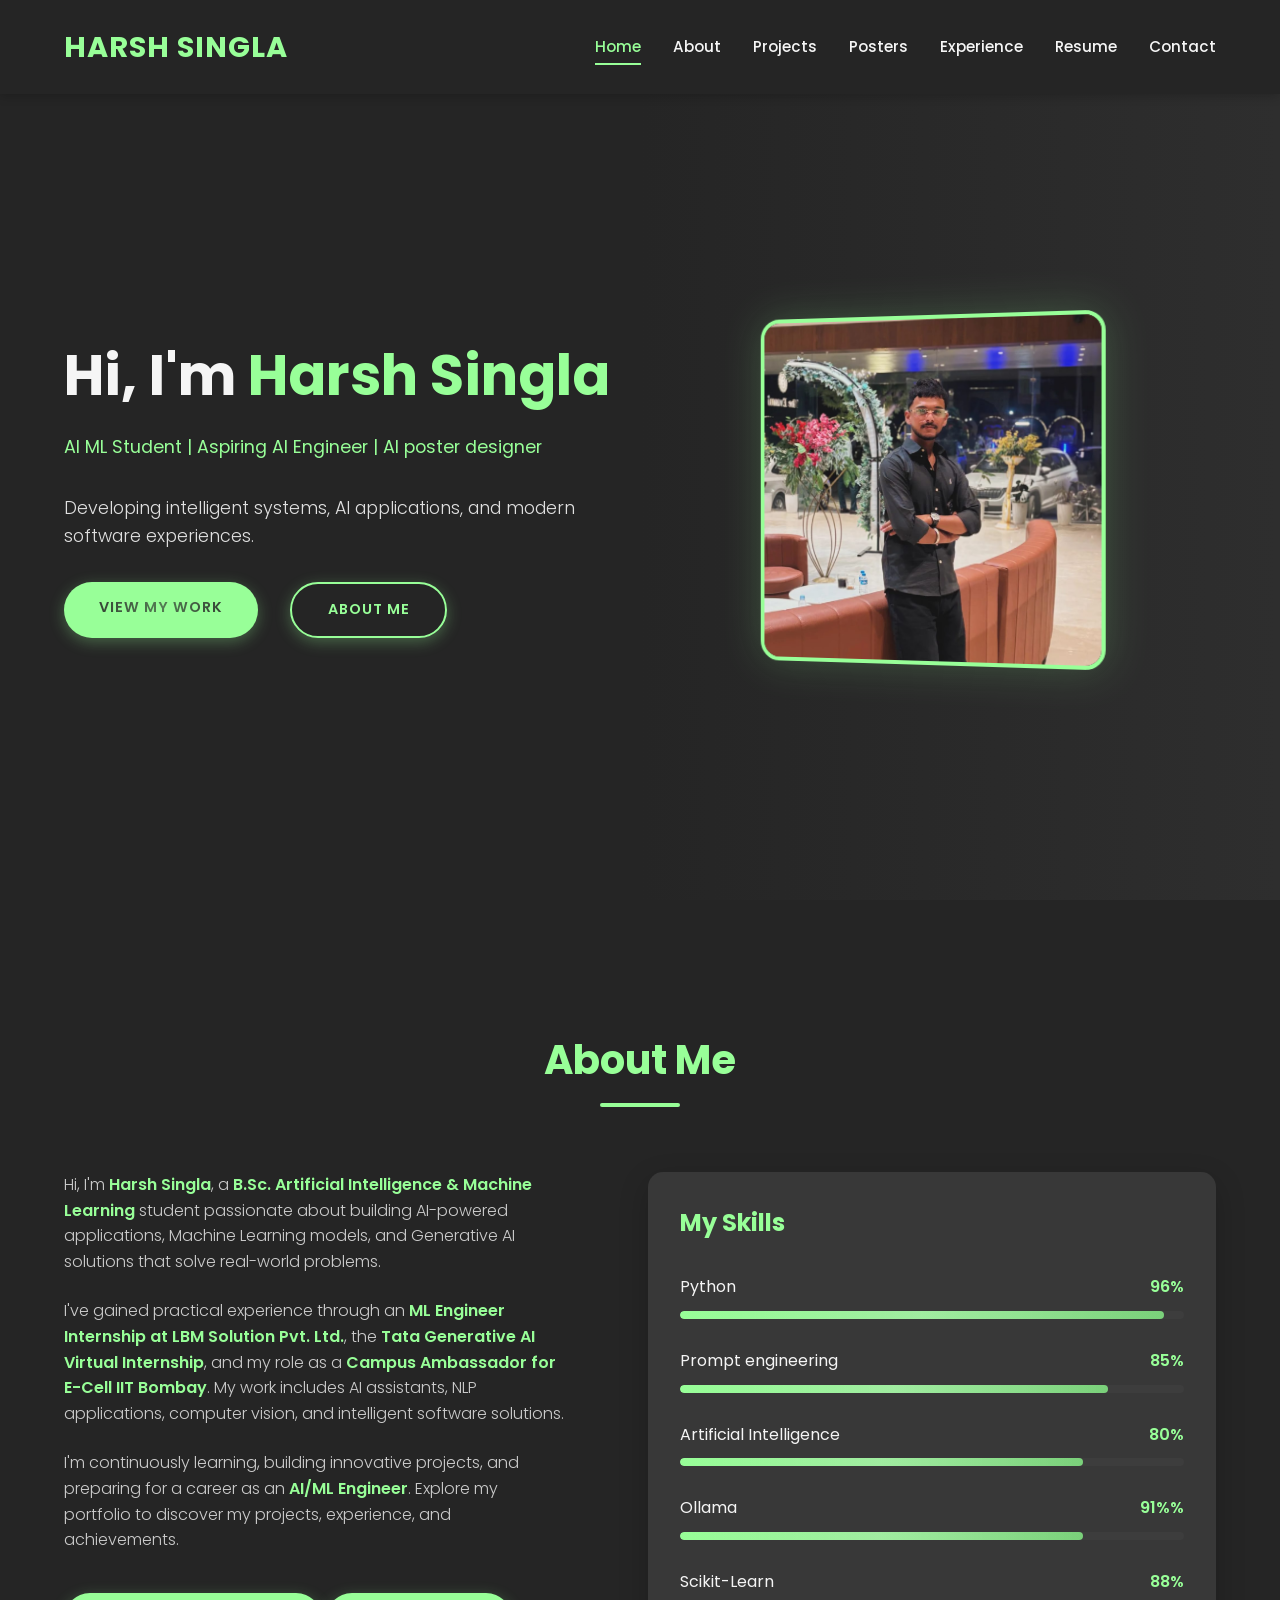
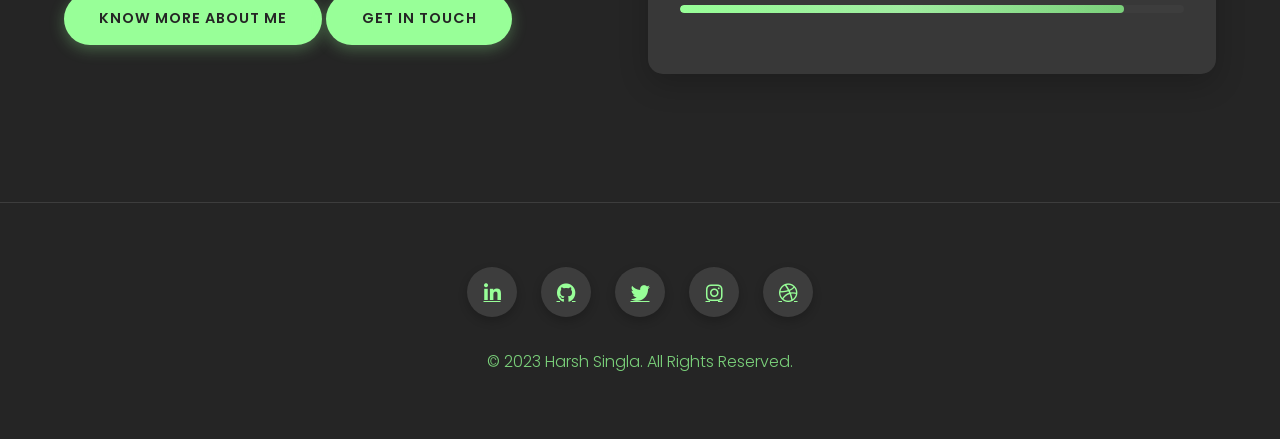
<file: index.html>
<!DOCTYPE html>
<html lang="en">
<head>
  <meta charset="UTF-8" />
  <meta name="viewport" content="width=device-width, initial-scale=1.0" />
  <title>Harsh Singla | Portfolio</title>
  
  <link href="https://fonts.googleapis.com/css2?family=Poppins:wght@300;400;600;700&display=swap" rel="stylesheet" />
  <link rel="stylesheet" href="https://cdnjs.cloudflare.com/ajax/libs/font-awesome/6.0.0-beta3/css/all.min.css">
  <style>
    :root {
      --primary: #98FF98; /* Mint green accent */
      --secondary: #7AD07A; /* Slightly darker mint */
      --dark: #2E2E2E; /* Dark gray background */
      --darker: #252525; /* Slightly darker for contrast */
      --light: #F5F5F5; /* Off-white text */
      --gray: #3D3D3D; /* Medium gray for elements */
      --card-bg: #383838; /* Card background */
    }

    * {
      margin: 0;
      padding: 0;
      box-sizing: border-box;
    }

    body {
      font-family: 'Poppins', sans-serif;
      background-color: var(--dark);
      color: var(--light);
      line-height: 1.6;
    }

    .navbar {
      display: flex;
      justify-content: space-between;
      align-items: center;
      padding: 1.5rem 5%;
      background-color: var(--darker);
      position: fixed;
      width: 100%;
      top: 0;
      z-index: 1000;
      box-shadow: 0 2px 10px rgba(0,0,0,0.2);
    }

    .logo {
      color: var(--primary);
      font-size: 1.8rem;
      font-weight: 700;
      letter-spacing: 1px;
      text-transform: uppercase;
      transition: all 0.3s ease;
      text-decoration: none;
    }

    .logo:hover {
      transform: scale(1.05);
      text-shadow: 0 0 15px rgba(152, 255, 152, 0.5);
    }

    .nav-links {
      list-style: none;
      display: flex;
      gap: 2rem;
    }

    .nav-links li a {
      color: var(--light);
      text-decoration: none;
      font-weight: 500;
      padding: 0.5rem 0;
      position: relative;
      transition: all 0.3s ease;
      font-size: 0.95rem;
    }
    
    .nav-links li a:hover,
    .nav-links li a.active {
      color: var(--primary);
    }

    .nav-links li a::after {
      content: '';
      position: absolute;
      width: 0;
      height: 2px;
      bottom: 0;
      left: 0;
      background-color: var(--primary);
      transition: width 0.3s;
    }

    .nav-links li a:hover::after,
    .nav-links li a.active::after {
      width: 100%;
    }


    .hero {
      display: flex;
      justify-content: space-between;
      align-items: center;
      padding: 10rem 5% 5rem;
      min-height: 100vh;
      background: linear-gradient(to right, var(--darker) 50%, transparent),
                  url('https://images.unsplash.com/photo-1517245386807-bb43f82c33c4?q=80&w=2070&auto=format&fit=crop') no-repeat center right/cover;
    }

    .hero-content {
      flex: 1;
      max-width: 600px;
    }

    .hero-content h1 {
      font-size: 3.5rem;
      margin-bottom: 1.5rem;
      line-height: 1.2;
      font-weight: 700;
    }

    .hero-content .highlight {
      color: var(--primary);
      position: relative;
      display: inline-block;
    }

    .hero-content .highlight:after {
      content: '';
      position: absolute;
      width: 100%;
      height: 6px;
      background: var(--primary);
      bottom: 8px;
      left: 0;
      z-index: -1;
      opacity: 0.3;
      transform: skew(-15deg);
    }

    .hero-content p {
      font-size: 1.1rem;
      margin-bottom: 2rem;
      color: rgba(245, 245, 245, 0.9);
      font-weight: 300;
    }

    .hero-content p:first-of-type {
      font-weight: 400;
      color: var(--primary);
    }

    .hero-img {
      flex: 1;
      display: flex;
      justify-content: center;
    }

    .hero-img img {
      width: 350px;
      height: 350px;
      object-fit: cover;
      border-radius: 20px;
      border: 4px solid var(--primary);
      box-shadow: 0 0 40px rgba(152, 255, 152, 0.2);
      transform: perspective(1000px) rotateY(-10deg);
      transition: all 0.5s ease;
    }

    .hero-img img:hover {
      transform: perspective(1000px) rotateY(0deg);
      box-shadow: 0 0 60px rgba(152, 255, 152, 0.3);
    }

    .btn {
      display: inline-block;
      padding: 0.9rem 2.2rem;
      background-color: var(--primary);
      color: var(--darker);
      border: none;
      border-radius: 50px;
      font-weight: 600;
      text-decoration: none;
      transition: all 0.3s ease;
      cursor: pointer;
      text-transform: uppercase;
      letter-spacing: 1px;
      font-size: 0.9rem;
      box-shadow: 0 4px 15px rgba(152, 255, 152, 0.3);
    }

    .btn:hover {
      background-color: var(--secondary);
      transform: translateY(-3px);
      box-shadow: 0 8px 25px rgba(152, 255, 152, 0.4);
    }

    .btn-outline {
      background-color: transparent;
      color: var(--primary);
      border: 2px solid var(--primary);
      margin-left: 1rem;
    }

    .btn-outline:hover {
      background-color: rgba(152, 255, 152, 0.1);
    }

    .pulse {
      position: relative;
      overflow: hidden;
    }

    .pulse:after {
      content: '';
      position: absolute;
      top: 0;
      left: 0;
      width: 100%;
      height: 100%;
      background: linear-gradient(90deg, transparent, rgba(152, 255, 152, 0.4), transparent);
      animation: shine 2.5s infinite;
    }

    @keyframes shine {
      0% {
        transform: translateX(-100%);
      }
      100% {
        transform: translateX(100%);
      }
    }

    .section-title {
      font-size: 2.5rem;
      text-align: center;
      margin-bottom: 5rem;
      position: relative;
      color: var(--primary);
      font-weight: 700;
    }

    .section-title:after {
      content: '';
      position: absolute;
      width: 80px;
      height: 4px;
      background: var(--primary);
      bottom: -15px;
      left: 50%;
      transform: translateX(-50%);
      border-radius: 2px;
    }

    .about {
      padding: 8rem 5%;
      background-color: var(--darker);
    }

    .about-content {
      display: flex;
      justify-content: space-between;
      align-items: flex-start;
      gap: 5rem;
      margin-top: 3rem;
    }

    .about-text {
      flex: 1;
    }

    .about-text p {
      margin-bottom: 1.5rem;
      color: rgba(245, 245, 245, 0.8);
      font-weight: 300;
    }

    .about-text strong {
      color: var(--primary);
      font-weight: 600;
    }

    .skills {
      flex: 1;
      background-color: var(--card-bg);
      padding: 2rem;
      border-radius: 15px;
      box-shadow: 0 10px 30px rgba(0,0,0,0.2);
    }

    .skill-item {
      margin-bottom: 1.8rem;
    }

    .skill-name {
      display: flex;
      justify-content: space-between;
      margin-bottom: 0.7rem;
    }

    .skill-name span:first-child {
      color: var(--light);
      font-weight: 400;
    }

    .skill-name span:last-child {
      color: var(--primary);
      font-weight: 600;
    }

    .skill-bar {
      height: 8px;
      background-color: var(--gray);
      border-radius: 4px;
      overflow: hidden;
    }

    .skill-progress {
      height: 100%;
      background: linear-gradient(to right, var(--primary), var(--secondary));
      border-radius: 4px;
      transition: width 1.5s ease;
      position: relative;
    }

    .skill-progress:after {
      content: '';
      position: absolute;
      top: 0;
      left: 0;
      right: 0;
      bottom: 0;
      background: linear-gradient(90deg, transparent, rgba(255,255,255,0.2), transparent);
      animation: shine 2.5s infinite;
    }

    footer {
      background-color: var(--darker);
      padding: 4rem 5%;
      text-align: center;
      border-top: 1px solid var(--gray);
    }

    .social-links {
      display: flex;
      justify-content: center;
      gap: 1.5rem;
      margin-bottom: 2rem;
    }

    .social-links a {
      display: flex;
      align-items: center;
      justify-content: center;
      width: 50px;
      height: 50px;
      border-radius: 50%;
      background-color: var(--gray);
      color: var(--primary);
      font-size: 1.2rem;
      transition: all 0.3s ease;
      box-shadow: 0 4px 10px rgba(0,0,0,0.2);
    }

    .social-links a:hover {
      background-color: var(--primary);
      color: var(--darker);
      transform: translateY(-5px) scale(1.1);
      box-shadow: 0 8px 20px rgba(152, 255, 152, 0.3);
    }

    .back-to-top {
      position: fixed;
      bottom: 2rem;
      right: 2rem;
      width: 50px;
      height: 50px;
      background-color: var(--primary);
      color: var(--darker);
      border-radius: 50%;
      display: flex;
      align-items: center;
      justify-content: center;
      font-size: 1.2rem;
      text-decoration: none;
      opacity: 0;
      visibility: hidden;
      transition: all 0.3s ease;
      z-index: 999;
      box-shadow: 0 4px 15px rgba(152, 255, 152, 0.3);
    }

    .back-to-top.visible {
      opacity: 1;
      visibility: visible;
    }

    .back-to-top:hover {
      background-color: var(--secondary);
      transform: translateY(-5px) scale(1.1);
    }

    @media (max-width: 992px) {
      .hero {
        flex-direction: column;
        text-align: center;
        padding-top: 8rem;
        background: linear-gradient(to bottom, var(--darker) 60%, transparent),
                    url('https://images.unsplash.com/photo-1517245386807-bb43f82c33c4?q=80&w=2070&auto=format&fit=crop') no-repeat center center/cover;
      }

      .hero-content {
        margin-bottom: 3rem;
      }

      .hero-img img {
        transform: perspective(1000px) rotateY(0deg);
      }

      .about-content {
        flex-direction: column;
      }
    }

    @media (max-width: 768px) {
      .navbar {
        flex-direction: column;
        padding: 1rem;
      }

      .nav-links {
        margin-top: 1rem;
      }

      .nav-links li {
        margin-left: 1rem;
      }

      .hero-content h1 {
        font-size: 2.5rem;
      }

      .hero-img img {
        width: 280px;
        height: 280px;
      }

      .btn {
        display: block;
        width: 100%;
        margin-bottom: 1rem;
      }

      .btn-outline {
        margin-left: 0;
      }
    }
  </style>
</head>
<body>
  <header>
    <nav class="navbar">
      <div class="logo">Harsh Singla</div>
      <ul class="nav-links">
        <li><a href="#home" class="active">Home</a></li>
        <li><a href="about.html">About</a></li>
        <li><a href="projects.html">Projects</a></li>
        <li><a href="posters.html">Posters</a></li>
        <li><a href="expereince.html">Experience</a></li>
        <li><a href="resume.html">Resume</a></li>
        <li><a href="contact.html">Contact</a></li>
      </ul>
    </nav>
  </header>

  <section class="hero" id="home">
    <div class="hero-content">
      <h1>Hi, I'm <span class="highlight">Harsh Singla</span></h1>
      <p>AI ML Student | Aspiring AI Engineer |  AI poster designer</p>
      <p>Developing intelligent systems, AI applications, and modern software experiences.</p>
      <div style="display: flex; gap: 1rem; flex-wrap: wrap;">
        <a href="projects.html" class="btn pulse">View My Work</a>
        <a href="#about" class="btn btn-outline">About Me</a>
      </div>
    </div>
    <div class="hero-img">
      <img src="image/harsh.jpeg" alt="Harsh Singla Profile Image"/>
    </div>
  </section>

  <section class="about" id="about">
    <h2 class="section-title">About Me</h2>
    <div class="about-content">
      <div class="about-text">
        <p>
Hi, I'm <strong>Harsh Singla</strong>, a <strong>B.Sc. Artificial Intelligence & Machine Learning</strong> student passionate about building AI-powered applications, Machine Learning models, and Generative AI solutions that solve real-world problems.
</p>

<p>
I've gained practical experience through an <strong>ML Engineer Internship at LBM Solution Pvt. Ltd.</strong>, the <strong>Tata Generative AI Virtual Internship</strong>, and my role as a <strong>Campus Ambassador for E-Cell IIT Bombay</strong>. My work includes AI assistants, NLP applications, computer vision, and intelligent software solutions.
</p>

<p>
I'm continuously learning, building innovative projects, and preparing for a career as an <strong>AI/ML Engineer</strong>. Explore my portfolio to discover my projects, experience, and achievements.
</p>

<a href="about.html" class="btn">Know More About Me</a>


        <a href="contact.html" class="btn" style="margin-top: 1rem;">Get in Touch</a>
        </div>
      <div class="skills">
        <h3 style="color: var(--primary); margin-bottom: 2rem; font-size: 1.5rem;">My Skills</h3>
        <div class="skill-item">
          <div class="skill-name">
            <span>Python</span>
            <span>96%</span>
          </div>
          <div class="skill-bar">
            <div class="skill-progress" style="width: 96%"></div>
          </div>
        </div>
        <div class="skill-item">
          <div class="skill-name">
            <span>Prompt engineering</span>
            <span>85%</span>
          </div>
          <div class="skill-bar">
            <div class="skill-progress" style="width: 85%"></div>
          </div>
        </div>
        <div class="skill-item">
          <div class="skill-name">
            <span>Artificial Intelligence</span>
            <span>80%</span>
          </div>
          <div class="skill-bar">
            <div class="skill-progress" style="width: 80%"></div>
          </div>
        </div>
        <div class="skill-item">
          <div class="skill-name">
            <span>Ollama</span>
            <span>91%%</span>
          </div>
          <div class="skill-bar">
            <div class="skill-progress" style="width: 80%"></div>
          </div>
        </div>
        <div class="skill-item">
          <div class="skill-name">
            <span>Scikit-Learn</span>
            <span>88%</span>
          </div>
          <div class="skill-bar">
            <div class="skill-progress" style="width: 88%"></div>
          </div>
        </div>
      </div>
    </div>
  </section>

  <footer>
    <div class="social-links">
      <a href="https://www.linkedin.com/in/harsh-singla-02683832a?utm_source=share&utm_campaign=share_via&utm_content=profile&utm_medium=android_app" aria-label="LinkedIn"><i class="fab fa-linkedin-in"></i></a>
      <a href="https://github.com/harsh-singla09" aria-label="GitHub"><i class="fab fa-github"></i></a>
      <a href="#" aria-label="Twitter"><i class="fab fa-twitter"></i></a>
      <a href="https://www.instagram.com/the.harshsingla/" aria-label="Instagram"><i class="fab fa-instagram"></i></a>
      <a href="https://www.behance.net/harshsingla6" aria-label="Dribbble"><i class="fab fa-dribbble"></i></a>
    </div>
    <p style="margin-top: 2rem; color: var(--secondary); font-weight: 300;">&copy; 2023 Harsh Singla. All Rights Reserved.</p>
  </footer>

  <a href="#home" class="back-to-top"><i class="fas fa-arrow-up"></i></a>

  <script>
    // About section animation on scroll
    const aboutSection = document.querySelector('.about');
    
    const observer = new IntersectionObserver((entries) => {
      entries.forEach(entry => {
        if (entry.isIntersecting) {
          entry.target.classList.add('show');
        }
      });
    }, { threshold: 0.1 });

    observer.observe(aboutSection);

    // Back to top button
    const backToTopButton = document.querySelector('.back-to-top');
    
    window.addEventListener('scroll', () => {
      if (window.pageYOffset > 300) {
        backToTopButton.classList.add('visible');
      } else {
        backToTopButton.classList.remove('visible');
      }
    });

    // Smooth scrolling for navigation links
    document.querySelectorAll('a[href^="#"]').forEach(anchor => {
      anchor.addEventListener('click', function(e) {
        e.preventDefault();
        
        const targetId = this.getAttribute('href');
        if (targetId === '#') return;
        
        const targetElement = document.querySelector(targetId);
        if (targetElement) {
          window.scrollTo({
            top: targetElement.offsetTop - 80,
            behavior: 'smooth'
          });
          
          // Update active link
          document.querySelectorAll('.nav-links li a').forEach(link => {
            link.classList.remove('active');
          });
          this.classList.add('active');
        }
      });
    });

    // Update active link on scroll
    window.addEventListener('scroll', () => {
      const scrollPosition = window.scrollY;
      
      document.querySelectorAll('section').forEach(section => {
        const sectionTop = section.offsetTop - 100;
        const sectionHeight = section.offsetHeight;
        const sectionId = section.getAttribute('id');
        
        if (scrollPosition >= sectionTop && scrollPosition < sectionTop + sectionHeight) {
          document.querySelectorAll('.nav-links li a').forEach(link => {
            link.classList.remove('active');
            if (link.getAttribute('href') === `#${sectionId}`) {
              link.classList.add('active');
            }
          });
        }
      });
    });

    // Animate skill bars when they come into view
    const skillBars = document.querySelectorAll('.skill-progress');
    const skillsObserver = new IntersectionObserver((entries) => {
      entries.forEach(entry => {
        if (entry.isIntersecting) {
          const width = entry.target.style.width;
          entry.target.style.width = '0';
          setTimeout(() => {
            entry.target.style.width = width;
          }, 100);
        }
      });
    }, { threshold: 0.5 });

    skillBars.forEach(bar => {
      skillsObserver.observe(bar);
    });

    // Image hover effect
    const profileImg = document.querySelector('.hero-img img');
    profileImg.addEventListener('mouseenter', () => {
      profileImg.style.transform = 'perspective(1000px) rotateY(0deg)';
    });
    profileImg.addEventListener('mouseleave', () => {
      profileImg.style.transform = 'perspective(1000px) rotateY(-10deg)';
    });
  </script>
</body>
</html>
</file>
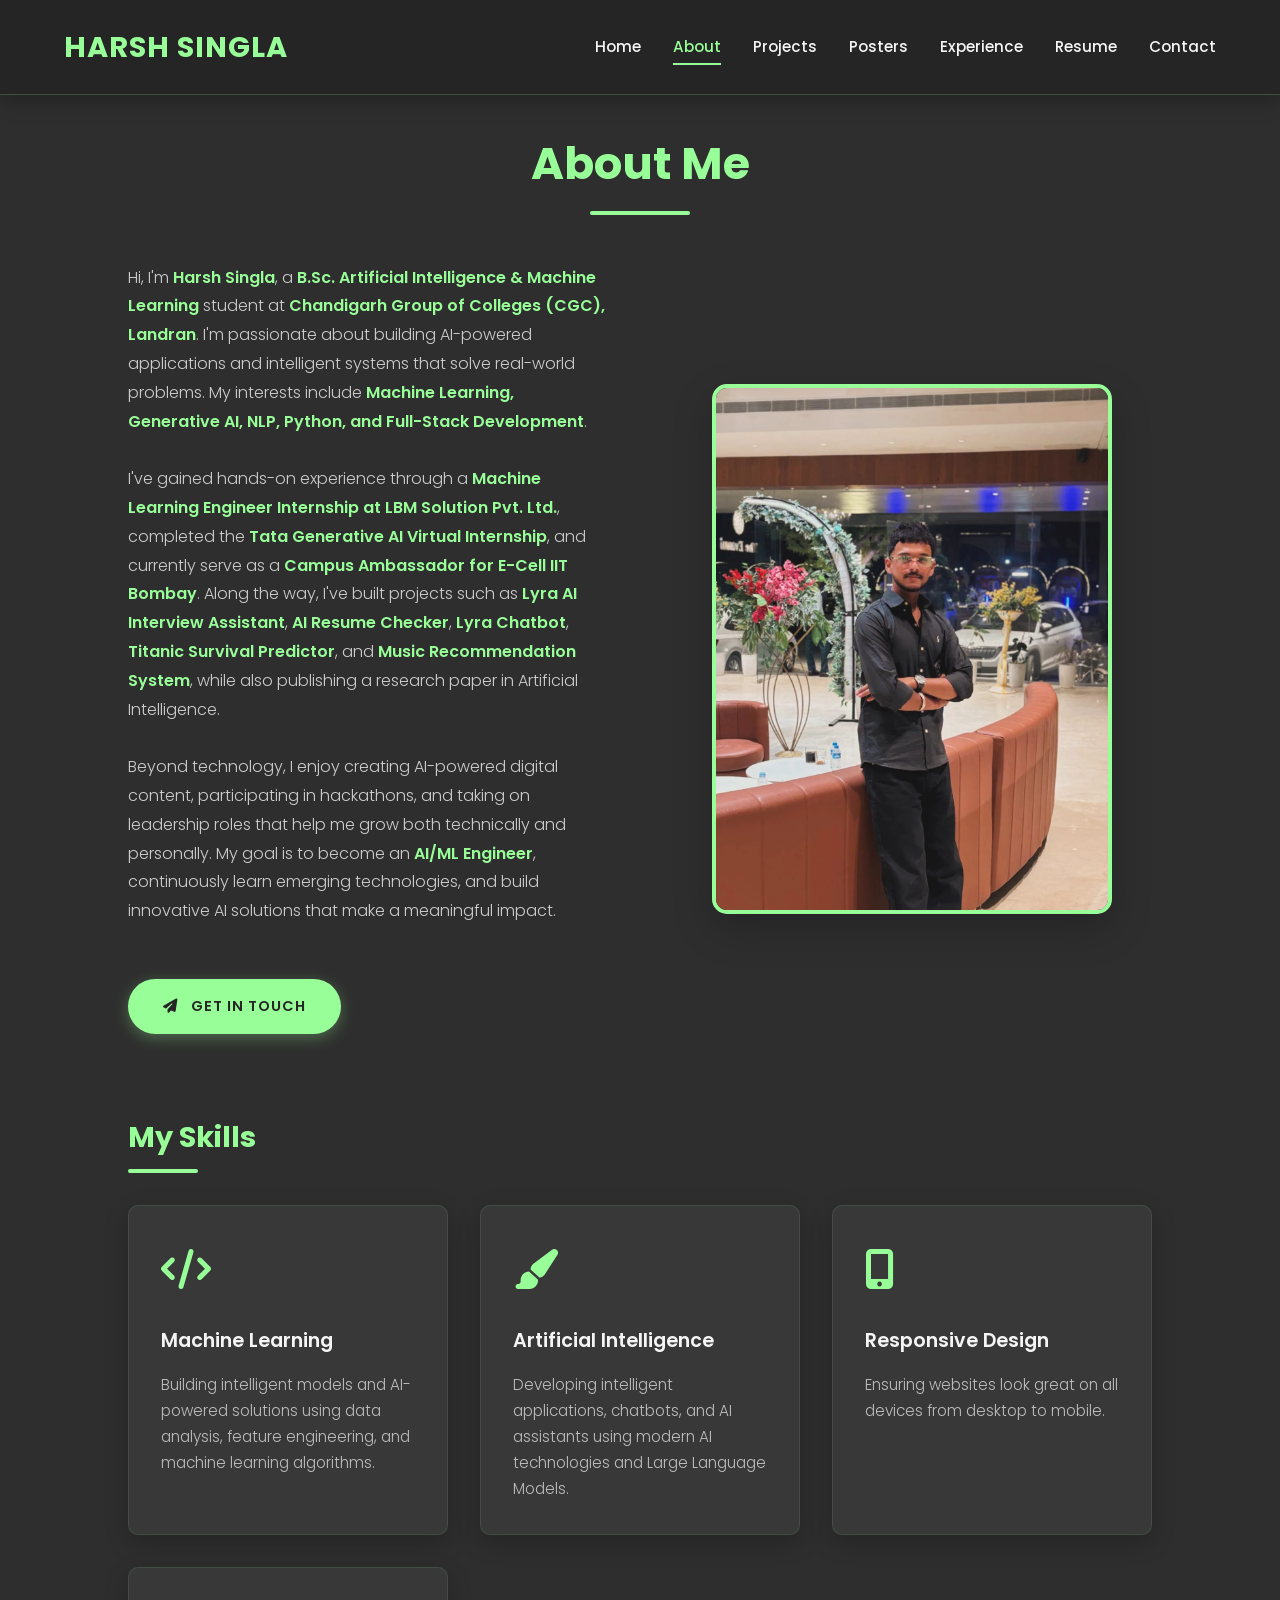
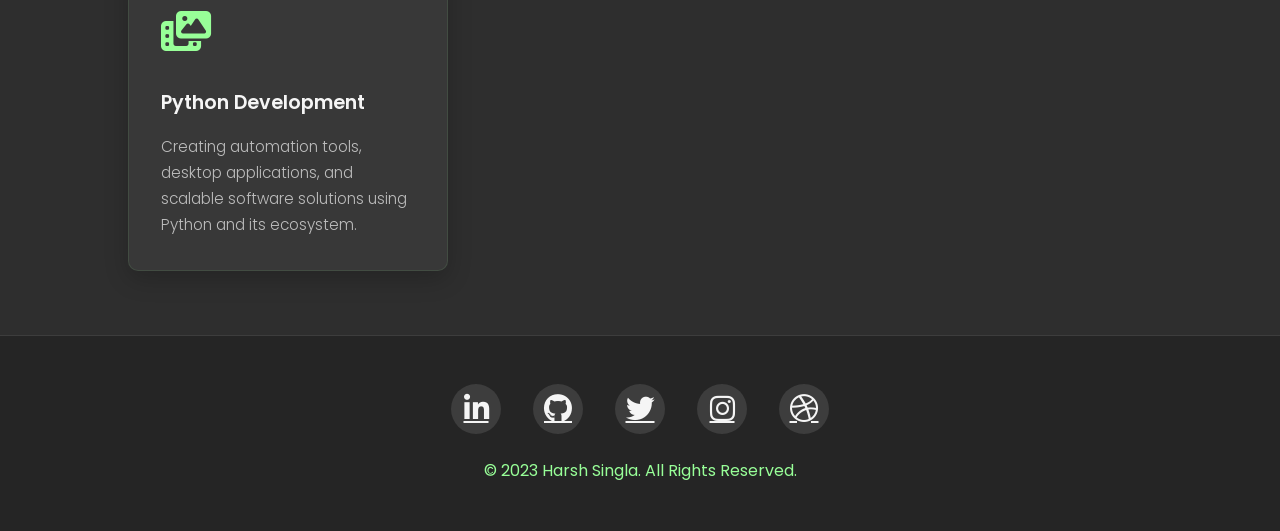
<file: about.html>
<!DOCTYPE html>
<html lang="en">
<head>
  <meta charset="UTF-8" />
  <meta name="viewport" content="width=device-width, initial-scale=1.0" />
  <title>About Me | Harsh Singla</title>
  <link rel="stylesheet" href="https://cdnjs.cloudflare.com/ajax/libs/font-awesome/6.4.0/css/all.min.css" />
  <link href="https://fonts.googleapis.com/css2?family=Poppins:wght@300;400;600;700&display=swap" rel="stylesheet" />
  <style>
    :root {
      --primary: #98FF98; /* Mint green accent */
      --primary-dark: #7AD07A; /* Darker mint */
      --dark: #2E2E2E; /* Dark gray background */
      --darker: #252525; /* Slightly darker for contrast */
      --light: #F5F5F5; /* Off-white text */
      --gray: #3D3D3D; /* Medium gray for elements */
      --card-bg: #383838; /* Card background */
    }
    
    * {
      margin: 0;
      padding: 0;
      box-sizing: border-box;
    }

    body {
      font-family: 'Poppins', sans-serif;
      background-color: var(--dark);
      color: var(--light);
      line-height: 1.6;
    }

    /* Navbar */
    .navbar {
      display: flex;
      justify-content: space-between;
      align-items: center;
      background-color: var(--darker);
      padding: 1.5rem 5%;
      position: fixed;
      width: 100%;
      top: 0;
      z-index: 1000;
      box-shadow: 0 4px 20px rgba(0,0,0,0.3);
      border-bottom: 1px solid rgba(152, 255, 152, 0.2);
    }

    .logo {
      color: var(--primary);
      font-size: 1.8rem;
      font-weight: 700;
      letter-spacing: 1px;
      text-transform: uppercase;
      transition: all 0.3s ease;
      text-decoration: none;
    }

    .logo:hover {
      transform: scale(1.05);
      text-shadow: 0 0 15px rgba(152, 255, 152, 0.5);
    }

    .nav-links {
      list-style: none;
      display: flex;
      gap: 2rem;
    }

    .nav-links li a {
      color: var(--light);
      text-decoration: none;
      font-weight: 500;
      padding: 0.5rem 0;
      position: relative;
      transition: all 0.3s ease;
      font-size: 0.95rem;
    }
    
    .nav-links li a:hover,
    .nav-links li a.active {
      color: var(--primary);
    }

    .nav-links li a::after {
      content: '';
      position: absolute;
      width: 0;
      height: 2px;
      bottom: 0;
      left: 0;
      background-color: var(--primary);
      transition: width 0.3s;
    }

    .nav-links li a:hover::after,
    .nav-links li a.active::after {
      width: 100%;
    }

    /* Main Content */
    .section {
      padding: 8rem 10% 4rem;
    }

    .section-title {
      text-align: center;
      font-size: 2.8rem;
      margin-bottom: 4rem;
      color: var(--primary);
      position: relative;
      opacity: 0;
      transform: translateY(20px);
      transition: all 0.8s;
      font-weight: 700;
    }

    .section-title.show {
      opacity: 1;
      transform: translateY(0);
    }

    .section-title::after {
      content: '';
      position: absolute;
      width: 100px;
      height: 4px;
      background-color: var(--primary);
      bottom: -15px;
      left: 50%;
      transform: translateX(-50%);
      border-radius: 2px;
    }

    /* About Content */
    .about-container {
      display: flex;
      justify-content: space-between;
      align-items: center;
      gap: 4rem;
      max-width: 1200px;
      margin: 0 auto;
    }

    .about-text {
      flex: 1;
      opacity: 0;
      transform: translateX(-20px);
      transition: all 0.8s;
    }

    .about-text.show {
      opacity: 1;
      transform: translateX(0);
    }

    .about-text p {
      margin-bottom: 1.8rem;
      line-height: 1.8;
      color: rgba(245,245,245,0.8);
      font-weight: 300;
    }

    .about-text strong {
      color: var(--primary);
      font-weight: 600;
    }

    .highlight {
      color: var(--primary);
      position: relative;
      display: inline-block;
    }

    .highlight::after {
      content: '';
      position: absolute;
      width: 100%;
      height: 4px;
      bottom: 5px;
      left: 0;
      background-color: var(--primary);
      z-index: -1;
      opacity: 0.3;
      border-radius: 2px;
    }

    .btn {
      display: inline-flex;
      align-items: center;
      gap: 0.8rem;
      padding: 1rem 2.2rem;
      background-color: var(--primary);
      color: var(--darker);
      text-decoration: none;
      border-radius: 50px;
      transition: all 0.3s;
      border: none;
      font-weight: 600;
      margin-top: 1.5rem;
      text-transform: uppercase;
      letter-spacing: 1px;
      font-size: 0.9rem;
      box-shadow: 0 4px 15px rgba(152, 255, 152, 0.3);
    }

    .btn:hover {
      background-color: var(--primary-dark);
      transform: translateY(-3px);
      box-shadow: 0 8px 25px rgba(152, 255, 152, 0.4);
    }

    .about-img {
      flex: 1;
      display: flex;
      justify-content: center;
      opacity: 0;
      transform: translateX(20px);
      transition: all 0.8s;
    }

    .about-img.show {
      opacity: 1;
      transform: translateX(0);
    }

    .about-img img {
      width: 100%;
      max-width: 400px;
      border-radius: 15px;
      box-shadow: 0 15px 40px rgba(0, 0, 0, 0.2);
      transition: all 0.5s;
      border: 4px solid var(--primary);
    }

    .about-img img:hover {
      transform: scale(1.02);
      box-shadow: 0 20px 50px rgba(152, 255, 152, 0.3);
    }

    /* Skills Section */
    .skills-section {
      margin-top: 5rem;
      opacity: 0;
      transform: translateY(20px);
      transition: all 0.8s;
    }

    .skills-section.show {
      opacity: 1;
      transform: translateY(0);
    }

    .skills-title {
      font-size: 1.8rem;
      color: var(--primary);
      margin-bottom: 2rem;
      position: relative;
      padding-bottom: 0.8rem;
    }

    .skills-title::after {
      content: '';
      position: absolute;
      width: 70px;
      height: 4px;
      background-color: var(--primary);
      bottom: 0;
      left: 0;
      border-radius: 2px;
    }

    .skills-grid {
      display: grid;
      grid-template-columns: repeat(auto-fill, minmax(250px, 1fr));
      gap: 2rem;
    }

    .skill-card {
      background: var(--card-bg);
      border-radius: 10px;
      padding: 2rem;
      box-shadow: 0 8px 25px rgba(0,0,0,0.2);
      transition: all 0.4s cubic-bezier(0.175, 0.885, 0.32, 1.275);
      border: 1px solid rgba(152, 255, 152, 0.1);
    }

    .skill-card:hover {
      transform: translateY(-10px);
      box-shadow: 0 15px 40px rgba(152, 255, 152, 0.2);
      border-color: rgba(152, 255, 152, 0.3);
    }

    .skill-icon {
      font-size: 2.5rem;
      color: var(--primary);
      margin-bottom: 1.5rem;
      transition: all 0.3s;
    }

    .skill-name {
      font-weight: 600;
      margin-bottom: 1rem;
      color: var(--light);
      font-size: 1.2rem;
    }

    .skill-description {
      font-size: 0.95rem;
      color: rgba(245,245,245,0.7);
      line-height: 1.7;
      font-weight: 300;
    }

    /* Footer */
    footer {
      text-align: center;
      padding: 3rem;
      background-color: var(--darker);
      color: var(--light);
      border-top: 1px solid var(--gray);
    }

    .social-links {
      display: flex;
      justify-content: center;
      gap: 2rem;
      margin-bottom: 1.5rem;
    }

    .social-links a {
      color: var(--light);
      font-size: 1.8rem;
      transition: all 0.3s;
      width: 50px;
      height: 50px;
      border-radius: 50%;
      display: flex;
      align-items: center;
      justify-content: center;
      background-color: var(--gray);
    }

    .social-links a:hover {
      color: var(--darker);
      transform: translateY(-5px) scale(1.1);
      background-color: var(--primary);
    }

    /* Back to Top Button */
    .back-to-top {
      position: fixed;
      bottom: 30px;
      right: 30px;
      width: 60px;
      height: 60px;
      background-color: var(--primary);
      color: var(--darker);
      border-radius: 50%;
      display: flex;
      justify-content: center;
      align-items: center;
      text-decoration: none;
      opacity: 0;
      visibility: hidden;
      transition: all 0.3s;
      z-index: 999;
      box-shadow: 0 4px 20px rgba(152, 255, 152, 0.3);
      font-size: 1.5rem;
    }

    .back-to-top.visible {
      opacity: 1;
      visibility: visible;
    }

    .back-to-top:hover {
      background-color: var(--primary-dark);
      transform: translateY(-5px) scale(1.1);
    }

    /* Responsive */
    @media (max-width: 992px) {
      .section {
        padding: 7rem 5% 3rem;
      }
      
      .about-container {
        gap: 3rem;
      }
      
      .nav-links {
        gap: 1.5rem;
      }
    }

    @media (max-width: 768px) {
      .section {
        padding: 6rem 5% 2rem;
      }
      
      .about-container {
        flex-direction: column;
      }
      
      .about-img {
        order: -1;
      }
      
      .about-img img {
        max-width: 350px;
      }
      
      .nav-links {
        gap: 1rem;
        font-size: 0.9rem;
      }

      .logo {
        font-size: 1.5rem;
      }

      .section-title {
        font-size: 2.2rem;
      }

      .skills-grid {
        grid-template-columns: 1fr 1fr;
      }
    }

    @media (max-width: 576px) {
      .navbar {
        flex-direction: column;
        padding: 1rem;
      }

      .nav-links {
        margin-top: 1rem;
      }

      .section-title {
        font-size: 1.8rem;
        margin-bottom: 3rem;
      }

      .about-img img {
        max-width: 280px;
      }

      .skills-grid {
        grid-template-columns: 1fr;
      }

      .skill-card {
        padding: 1.5rem;
      }
    }
  </style>
</head>
<body>
  <header>
    <nav class="navbar">
      <a href="index.html" class="logo">Harsh Singla</a>
      <ul class="nav-links">
        <li><a href="index.html">Home</a></li>
        <li><a href="about.html" class="active">About</a></li>
        <li><a href="projects.html">Projects</a></li>
        <li><a href="posters.html">Posters</a></li>
        <li><a href="expereince.html">Experience</a></li>
        <li><a href="resume.html">Resume</a></li>
        <li><a href="contact.html">Contact</a></li>
      </ul>
    </nav>
  </header>

  <main>
    <section class="section about">
      <h2 class="section-title">About Me</h2>
      
      <div class="about-container">
        <div class="about-text">
          <p>
Hi, I'm <strong>Harsh Singla</strong>, a <strong>B.Sc. Artificial Intelligence & Machine Learning</strong> student at <strong>Chandigarh Group of Colleges (CGC), Landran</strong>. I'm passionate about building AI-powered applications and intelligent systems that solve real-world problems. My interests include <strong>Machine Learning, Generative AI, NLP, Python, and Full-Stack Development</strong>.
</p>

<p>
I've gained hands-on experience through a <strong>Machine Learning Engineer Internship at LBM Solution Pvt. Ltd.</strong>, completed the <strong>Tata Generative AI Virtual Internship</strong>, and currently serve as a <strong>Campus Ambassador for E-Cell IIT Bombay</strong>. Along the way, I've built projects such as <strong>Lyra AI Interview Assistant</strong>, <strong>AI Resume Checker</strong>, <strong>Lyra Chatbot</strong>, <strong>Titanic Survival Predictor</strong>, and <strong>Music Recommendation System</strong>, while also publishing a research paper in Artificial Intelligence.
</p>

<p>
Beyond technology, I enjoy creating AI-powered digital content, participating in hackathons, and taking on leadership roles that help me grow both technically and personally. My goal is to become an <strong>AI/ML Engineer</strong>, continuously learn emerging technologies, and build innovative AI solutions that make a meaningful impact.
</p>

          <a href="contact.html" class="btn">
            <i class="fas fa-paper-plane"></i> Get in Touch
          </a>
        </div>

        <div class="about-img">
          <img src="image/harsh.jpeg" alt="Harsh Singla Profile Picture" />
        </div>
      </div>
      
      <div class="skills-section">
        <h3 class="skills-title">My Skills</h3>
        <div class="skills-grid">
          <div class="skill-card">
            <div class="skill-icon">
              <i class="fas fa-code"></i>
            </div>
            <h4 class="skill-name">Machine Learning</h4>
            <p class="skill-description">Building intelligent models and AI-powered solutions using data analysis, feature engineering, and machine learning algorithms.</p>
          </div>
          
          <div class="skill-card">
            <div class="skill-icon">
              <i class="fas fa-paint-brush"></i>
            </div>
            <h4 class="skill-name">Artificial Intelligence</h4>
            <p class="skill-description">Developing intelligent applications, chatbots, and AI assistants using modern AI technologies and Large Language Models.</p>
          </div>
          <div class="skill-card">
            <div class="skill-icon">
              <i class="fas fa-mobile-alt"></i>
            </div>
            <h4 class="skill-name">Responsive Design</h4>
            <p class="skill-description">Ensuring websites look great on all devices from desktop to mobile.</p>
          </div>
          
          <div class="skill-card">
            <div class="skill-icon">
              <i class="fas fa-photo-video"></i>
            </div>
            <h4 class="skill-name">Python Development</h4>
            <p class="skill-description">Creating automation tools, desktop applications, and scalable software solutions using Python and its ecosystem.</p>
          </div>
        </div>
      </div>
    </section>
  </main>

  <footer>
    <div class="social-links">
      <a href="https://www.linkedin.com/in/harsh-singla-02683832a?utm_source=share&utm_campaign=share_via&utm_content=profile&utm_medium=android_app" aria-label="LinkedIn"><i class="fab fa-linkedin-in"></i></a>
      <a href="https://github.com/harsh-singla09" aria-label="GitHub"><i class="fab fa-github"></i></a>
      <a href="#" aria-label="Twitter"><i class="fab fa-twitter"></i></a>
      <a href="https://www.instagram.com/the.harshsingla/" aria-label="Instagram"><i class="fab fa-instagram"></i></a>
      <a href="https://www.behance.net/harshsingla6" aria-label="Dribbble"><i class="fab fa-dribbble"></i></a>
    </div>
    <p style="margin-top: 1.5rem; color: var(--primary);">&copy; 2023 Harsh Singla. All Rights Reserved.</p>
  </footer>

  <a href="#" class="back-to-top"><i class="fas fa-arrow-up"></i></a>

  <script>
    // Scroll animations
    const animateOnScroll = () => {
      const elements = document.querySelectorAll('.section-title, .about-text, .about-img, .skills-section');
      
      elements.forEach(element => {
        const elementPosition = element.getBoundingClientRect().top;
        const screenPosition = window.innerHeight / 1.2;
        
        if (elementPosition < screenPosition) {
          element.classList.add('show');
        }
      });
    };

    // Run on load and scroll
    window.addEventListener('load', animateOnScroll);
    window.addEventListener('scroll', animateOnScroll);

    // Back to top button
    const backToTopButton = document.querySelector('.back-to-top');
    
    window.addEventListener('scroll', () => {
      if (window.pageYOffset > 300) {
        backToTopButton.classList.add('visible');
      } else {
        backToTopButton.classList.remove('visible');
      }
    });

    // Update active nav link
    document.querySelectorAll('.nav-links li a').forEach(link => {
      if (link.getAttribute('href') === 'about.html') {
        link.classList.add('active');
      } else {
        link.classList.remove('active');
      }
    });

    // Skill card hover effects
    document.querySelectorAll('.skill-card').forEach(card => {
      card.addEventListener('mouseenter', () => {
        const icon = card.querySelector('.skill-icon');
        icon.style.transform = 'scale(1.2)';
        icon.style.color = 'var(--primary-dark)';
      });
      
      card.addEventListener('mouseleave', () => {
        const icon = card.querySelector('.skill-icon');
        icon.style.transform = 'scale(1)';
        icon.style.color = 'var(--primary)';
      });
    });
  </script>
</body>
</html>
</file>
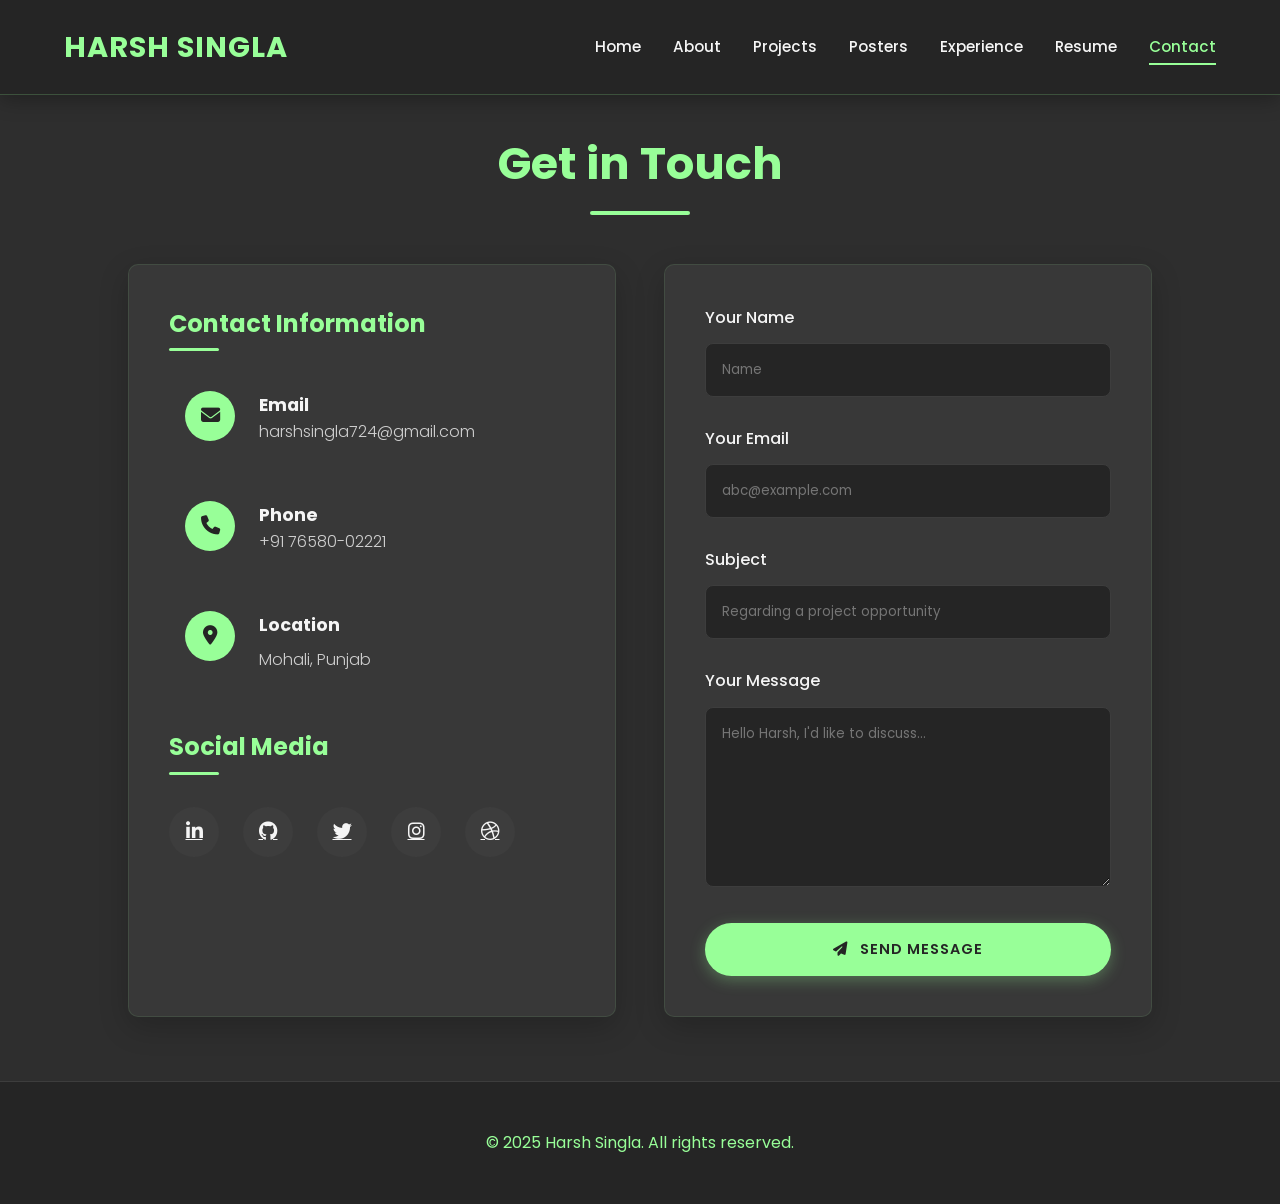
<file: contact.html>
<!DOCTYPE html>
<html lang="en">
<head>
  <meta charset="UTF-8" />
  <meta name="viewport" content="width=device-width, initial-scale=1.0" />
  <title>Contact | Harsh Singla</title>
  <link rel="stylesheet" href="https://cdnjs.cloudflare.com/ajax/libs/font-awesome/6.4.0/css/all.min.css" />
  <link href="https://fonts.googleapis.com/css2?family=Poppins:wght@300;400;600;700&display=swap" rel="stylesheet" />
  <style>
    :root {
      --primary: #98FF98; /* Mint green accent */
      --primary-dark: #7AD07A; /* Darker mint */
      --dark: #2E2E2E; /* Dark gray background */
      --darker: #252525; /* Slightly darker for contrast */
      --light: #F5F5F5; /* Off-white text */
      --gray: #3D3D3D; /* Medium gray for elements */
      --card-bg: #383838; /* Card background */
    }
    
    * {
      margin: 0;
      padding: 0;
      box-sizing: border-box;
    }

    body {
      font-family: 'Poppins', sans-serif;
      background-color: var(--dark);
      color: var(--light);
      scroll-behavior: smooth;
      line-height: 1.6;
    }

    /* Navbar */
    .navbar {
      display: flex;
      justify-content: space-between;
      align-items: center;
      background-color: var(--darker);
      padding: 1.5rem 5%;
      position: fixed;
      width: 100%;
      top: 0;
      z-index: 1000;
      box-shadow: 0 4px 20px rgba(0,0,0,0.3);
      border-bottom: 1px solid rgba(152, 255, 152, 0.2);
    }

    .logo {
      color: var(--primary);
      font-size: 1.8rem;
      font-weight: 700;
      letter-spacing: 1px;
      text-transform: uppercase;
      transition: all 0.3s ease;
      text-decoration: none;
    }

    .logo:hover {
      transform: scale(1.05);
      text-shadow: 0 0 15px rgba(152, 255, 152, 0.5);
    }

    .nav-links {
      list-style: none;
      display: flex;
      gap: 2rem;
    }

    .nav-links li a {
      color: var(--light);
      text-decoration: none;
      font-weight: 500;
      padding: 0.5rem 0;
      position: relative;
      transition: all 0.3s ease;
      font-size: 0.95rem;
    }
    
    .nav-links li a:hover,
    .nav-links li a.active {
      color: var(--primary);
    }

    .nav-links li a::after {
      content: '';
      position: absolute;
      width: 0;
      height: 2px;
      bottom: 0;
      left: 0;
      background-color: var(--primary);
      transition: width 0.3s;
    }

    .nav-links li a:hover::after,
    .nav-links li a.active::after {
      width: 100%;
    }

    /* Main Content */
    .section {
      padding: 8rem 10% 4rem;
    }

    .section-title {
      text-align: center;
      font-size: 2.8rem;
      margin-bottom: 4rem;
      color: var(--primary);
      position: relative;
      opacity: 0;
      transform: translateY(20px);
      transition: all 0.8s;
      font-weight: 700;
    }

    .section-title.show {
      opacity: 1;
      transform: translateY(0);
    }

    .section-title::after {
      content: '';
      position: absolute;
      width: 100px;
      height: 4px;
      background-color: var(--primary);
      bottom: -15px;
      left: 50%;
      transform: translateX(-50%);
      border-radius: 2px;
    }

    /* Contact Content */
    .contact-container {
      display: grid;
      grid-template-columns: repeat(auto-fit, minmax(300px, 1fr));
      gap: 3rem;
      max-width: 1200px;
      margin: 0 auto;
    }

    .contact-info {
      background: var(--card-bg);
      border-radius: 10px;
      padding: 2.5rem;
      box-shadow: 0 10px 30px rgba(0,0,0,0.2);
      opacity: 0;
      transform: translateY(20px);
      transition: all 0.8s;
      border: 1px solid rgba(152, 255, 152, 0.1);
    }

    .contact-info.show {
      opacity: 1;
      transform: translateY(0);
    }

    .contact-info h3 {
      color: var(--primary);
      font-size: 1.5rem;
      margin-bottom: 1.5rem;
      position: relative;
      padding-bottom: 0.5rem;
    }

    .contact-info h3::after {
      content: '';
      position: absolute;
      width: 50px;
      height: 3px;
      background-color: var(--primary);
      bottom: 0;
      left: 0;
      border-radius: 2px;
    }

    .contact-details {
      display: flex;
      flex-direction: column;
      gap: 1.5rem;
    }

    .contact-item {
      display: flex;
      align-items: flex-start;
      gap: 1.5rem;
      transition: all 0.3s;
      padding: 1rem;
      border-radius: 8px;
    }

    .contact-item:hover {
      background-color: rgba(152, 255, 152, 0.1);
      transform: translateX(5px);
    }

    .contact-icon {
      background-color: var(--primary);
      color: var(--darker);
      width: 50px;
      height: 50px;
      border-radius: 50%;
      display: flex;
      justify-content: center;
      align-items: center;
      flex-shrink: 0;
      transition: all 0.3s;
      font-size: 1.2rem;
    }

    .contact-item:hover .contact-icon {
      background-color: var(--primary-dark);
      transform: rotate(15deg) scale(1.1);
    }

    .contact-text h4 {
      margin: 0;
      color: var(--light);
      font-size: 1.1rem;
    }

    .contact-text p, .contact-text a {
      margin: 0.5rem 0 0;
      color: rgba(245,245,245,0.8);
      text-decoration: none;
      transition: color 0.3s;
      font-weight: 300;
    }

    .contact-text a:hover {
      color: var(--primary);
    }

    /* Contact Form */
    .contact-form {
      background: var(--card-bg);
      border-radius: 10px;
      padding: 2.5rem;
      box-shadow: 0 10px 30px rgba(0,0,0,0.2);
      opacity: 0;
      transform: translateY(20px);
      transition: all 0.8s;
      border: 1px solid rgba(152, 255, 152, 0.1);
    }

    .contact-form.show {
      opacity: 1;
      transform: translateY(0);
    }

    .form-group {
      margin-bottom: 1.8rem;
    }

    .form-group label {
      display: block;
      margin-bottom: 0.8rem;
      color: var(--light);
      font-weight: 500;
    }

    .form-control {
      width: 100%;
      padding: 1rem;
      border: 1px solid var(--gray);
      border-radius: 8px;
      font-family: 'Poppins', sans-serif;
      transition: all 0.3s;
      background-color: var(--darker);
      color: var(--light);
    }

    .form-control:focus {
      outline: none;
      border-color: var(--primary);
      box-shadow: 0 0 0 3px rgba(152, 255, 152, 0.2);
    }

    textarea.form-control {
      min-height: 180px;
      resize: vertical;
    }

    .btn {
      display: inline-flex;
      align-items: center;
      justify-content: center;
      gap: 0.8rem;
      padding: 1rem 2.2rem;
      background-color: var(--primary);
      color: var(--darker);
      border: none;
      border-radius: 50px;
      font-family: 'Poppins', sans-serif;
      font-weight: 600;
      cursor: pointer;
      transition: all 0.3s;
      width: 100%;
      text-transform: uppercase;
      letter-spacing: 1px;
      font-size: 0.9rem;
      box-shadow: 0 4px 15px rgba(152, 255, 152, 0.3);
    }

    .btn:hover {
      background-color: var(--primary-dark);
      transform: translateY(-3px);
      box-shadow: 0 8px 25px rgba(152, 255, 152, 0.4);
    }

    /* Social Links */
    .social-links {
      display: flex;
      gap: 1.5rem;
      margin-top: 2rem;
    }

    .social-links a {
      display: flex;
      align-items: center;
      justify-content: center;
      width: 50px;
      height: 50px;
      background-color: var(--gray);
      color: var(--light);
      border-radius: 50%;
      transition: all 0.3s;
      font-size: 1.2rem;
    }

    .social-links a:hover {
      background-color: var(--primary);
      color: var(--darker);
      transform: translateY(-5px) scale(1.1);
    }

    /* Footer */
    footer {
      text-align: center;
      padding: 3rem;
      background-color: var(--darker);
      color: var(--light);
      border-top: 1px solid var(--gray);
    }

    footer p {
      color: var(--primary);
    }

    /* Back to Top Button */
    .back-to-top {
      position: fixed;
      bottom: 30px;
      right: 30px;
      width: 60px;
      height: 60px;
      background-color: var(--primary);
      color: var(--darker);
      border-radius: 50%;
      display: flex;
      justify-content: center;
      align-items: center;
      text-decoration: none;
      opacity: 0;
      visibility: hidden;
      transition: all 0.3s;
      z-index: 999;
      box-shadow: 0 4px 20px rgba(152, 255, 152, 0.3);
      font-size: 1.5rem;
    }

    .back-to-top.visible {
      opacity: 1;
      visibility: visible;
    }

    .back-to-top:hover {
      background-color: var(--primary-dark);
      transform: translateY(-5px) scale(1.1);
    }

    /* Responsive */
    @media (max-width: 992px) {
      .section {
        padding: 7rem 5% 3rem;
      }
      
      .nav-links {
        gap: 1.5rem;
      }
    }

    @media (max-width: 768px) {
      .section {
        padding: 6rem 5% 2rem;
      }
      
      .contact-container {
        grid-template-columns: 1fr;
      }
      
      .nav-links {
        gap: 1rem;
        font-size: 0.9rem;
      }

      .logo {
        font-size: 1.5rem;
      }

      .section-title {
        font-size: 2.2rem;
      }
    }

    @media (max-width: 576px) {
      .navbar {
        flex-direction: column;
        padding: 1rem;
      }

      .nav-links {
        margin-top: 1rem;
      }

      .section-title {
        font-size: 1.8rem;
        margin-bottom: 3rem;
      }

      .contact-info, .contact-form {
        padding: 1.5rem;
      }
    }
  </style>
</head>
<body>
  <header>
    <nav class="navbar">
      <a href="index.html" class="logo">Harsh Singla</a>
      <ul class="nav-links">
        <li><a href="index.html">Home</a></li>
        <li><a href="about.html">About</a></li>
        <li><a href="projects.html">Projects</a></li>
        <li><a href="posters.html">Posters</a></li>
        <li><a href="expereince.html">Experience</a></li>
        <li><a href="resume.html">Resume</a></li>
        <li><a href="contact.html" class="active">Contact</a></li>
      </ul>
    </nav>
  </header>

  <main>
    <section class="section contact">
      <h2 class="section-title">Get in Touch</h2>
      
      <div class="contact-container">
        <div class="contact-info">
          <h3>Contact Information</h3>
          <div class="contact-details">
            <div class="contact-item">
              <div class="contact-icon">
                <i class="fas fa-envelope"></i>
              </div>
              <div class="contact-text">
                <h4>Email</h4>
                <a href="mailto:harshsingla724@gmail.com">harshsingla724@gmail.com</a>
              </div>
            </div>
            
            <div class="contact-item">
              <div class="contact-icon">
                <i class="fas fa-phone"></i>
              </div>
              <div class="contact-text">
                <h4>Phone</h4>
                <a href="tel:+917658002221">+91 76580-02221</a>
              </div>
            </div>
            
            <div class="contact-item">
              <div class="contact-icon">
                <i class="fas fa-map-marker-alt"></i>
              </div>
              <div class="contact-text">
                <h4>Location</h4>
                <p>Mohali, Punjab</p>
              </div>
            </div>
          </div>
          
          <h3 style="margin-top: 2.5rem;">Social Media</h3>
          <div class="social-links">
            <a href="https://www.linkedin.com/in/harsh-singla-02683832a?utm_source=share&utm_campaign=share_via&utm_content=profile&utm_medium=android_app" aria-label="LinkedIn"><i class="fab fa-linkedin-in"></i></a>
            <a href="https://github.com/harsh-singla09" aria-label="GitHub"><i class="fab fa-github"></i></a>
            <a href="#" aria-label="Twitter"><i class="fab fa-twitter"></i></a>
            <a href="https://www.instagram.com/the.harshsingla/" aria-label="Instagram"><i class="fab fa-instagram"></i></a>
            <a href="https://www.behance.net/harshsingla6" aria-label="Dribbble"><i class="fab fa-dribbble"></i></a>
          </div>
        </div>
        
        <form action="https://formspree.io/f/mnnpypkr" method="POST" class="contact-form">
          <div class="form-group">
            <label for="name">Your Name</label>
            <input type="text" id="name" name="name" class="form-control" placeholder="Name" required>
          </div>
          
          <div class="form-group">
            <label for="email">Your Email</label>
            <input type="email" id="email" name="email" class="form-control" placeholder="abc@example.com" required>
          </div>
          
          <div class="form-group">
            <label for="subject">Subject</label>
            <input type="text" id="subject" name="subject" class="form-control" placeholder="Regarding a project opportunity">
          </div>
          
          <div class="form-group">
            <label for="message">Your Message</label>
            <textarea id="message" name="message" class="form-control" placeholder="Hello Harsh, I'd like to discuss..." required></textarea>
          </div>
          
          <button type="submit" class="btn">
            <i class="fas fa-paper-plane"></i> Send Message
          </button>
        </form>
      </div>
    </section>
  </main>

  <footer>
    <p>© 2025 Harsh Singla. All rights reserved.</p>
  </footer>

  <a href="#" class="back-to-top"><i class="fas fa-arrow-up"></i></a>

  <script>
    // Scroll animations
    const animateOnScroll = () => {
      const elements = document.querySelectorAll('.section-title, .contact-info, .contact-form');
      
      elements.forEach(element => {
        const elementPosition = element.getBoundingClientRect().top;
        const screenPosition = window.innerHeight / 1.2;
        
        if (elementPosition < screenPosition) {
          element.classList.add('show');
        }
      });
    };

    // Run on load and scroll
    window.addEventListener('load', animateOnScroll);
    window.addEventListener('scroll', animateOnScroll);

    // Back to top button
    const backToTopButton = document.querySelector('.back-to-top');
    
    window.addEventListener('scroll', () => {
      if (window.pageYOffset > 300) {
        backToTopButton.classList.add('visible');
      } else {
        backToTopButton.classList.remove('visible');
      }
    });

    // Update active nav link
    document.querySelectorAll('.nav-links li a').forEach(link => {
      if (link.getAttribute('href') === 'contact.html') {
        link.classList.add('active');
      } else {
        link.classList.remove('active');
      }
    });

    // Form submission handling
    const contactForm = document.querySelector('.contact-form');
    if (contactForm) {
      contactForm.addEventListener('submit', function(e) {
        // You can add form validation or AJAX submission here
        console.log('Form submitted');
        // e.preventDefault(); // Uncomment to prevent default form submission
      });
    }
  </script>
</body>
</html>
</file>
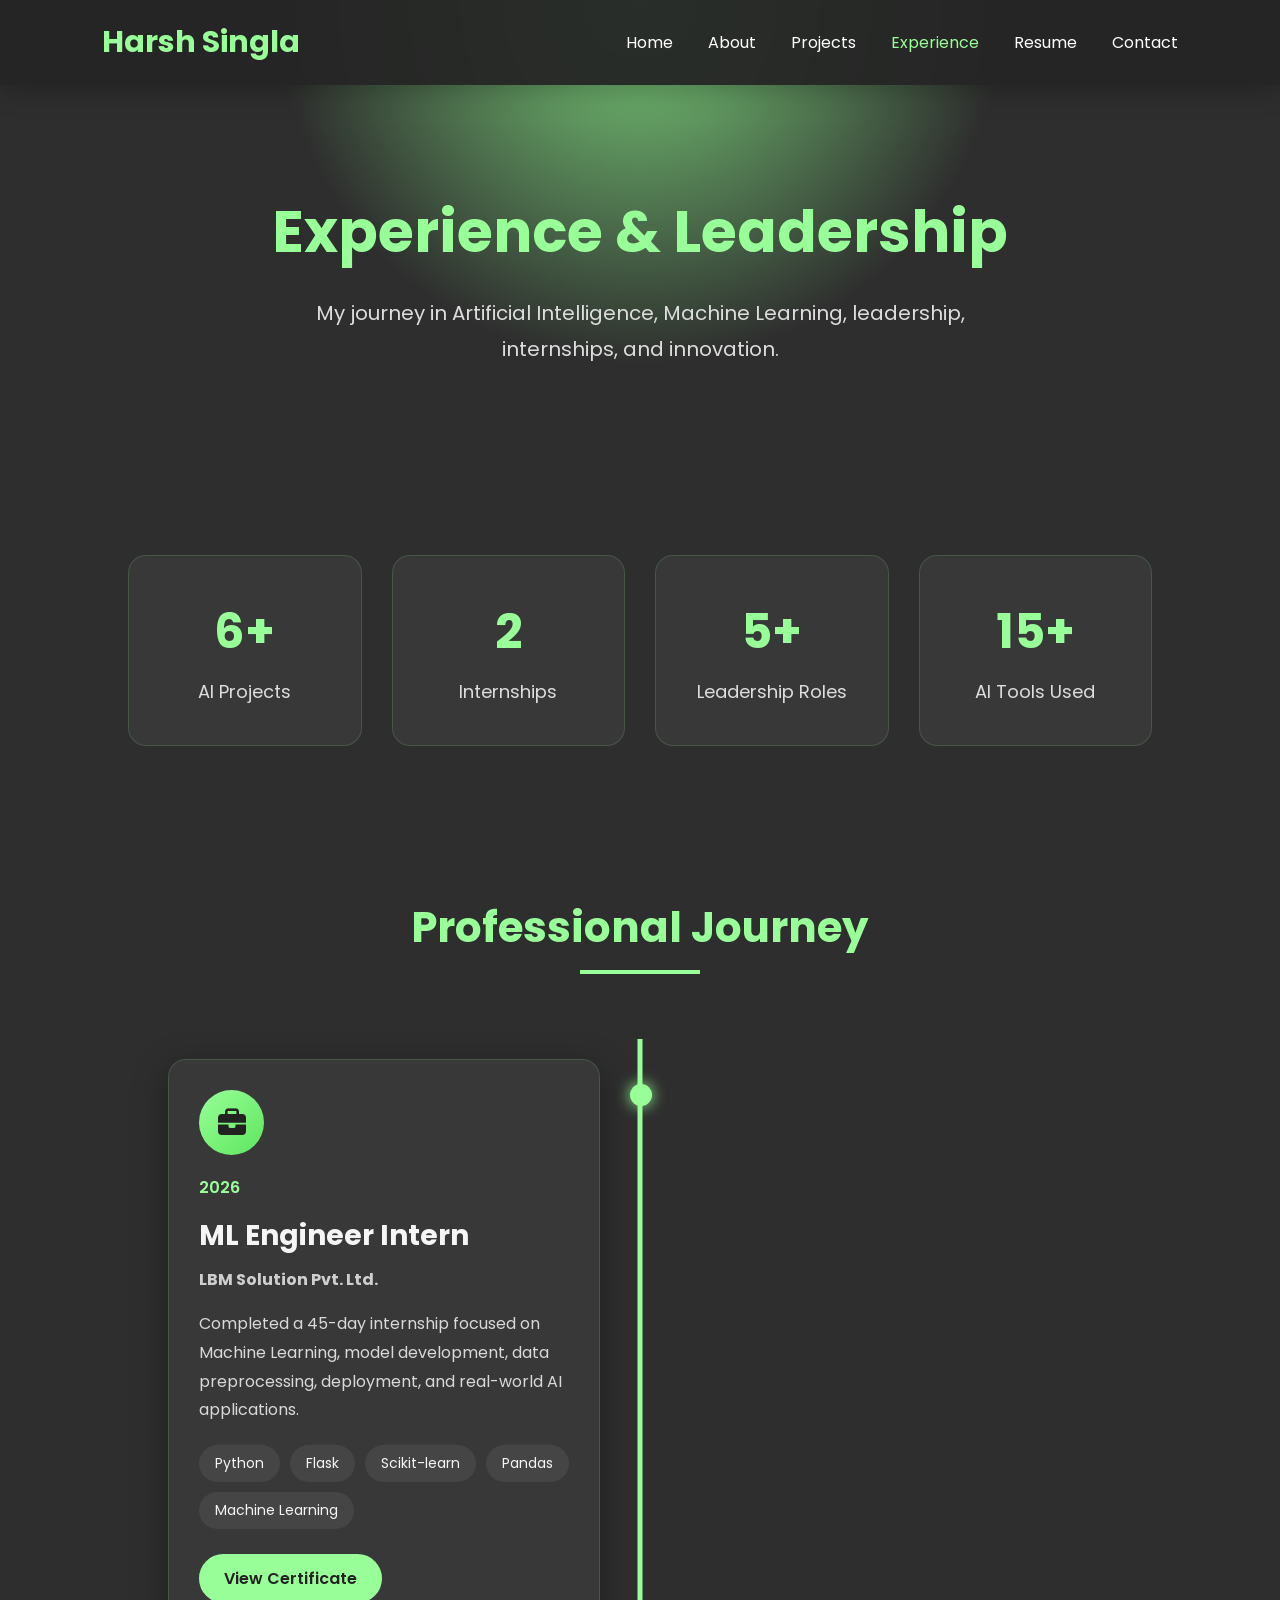
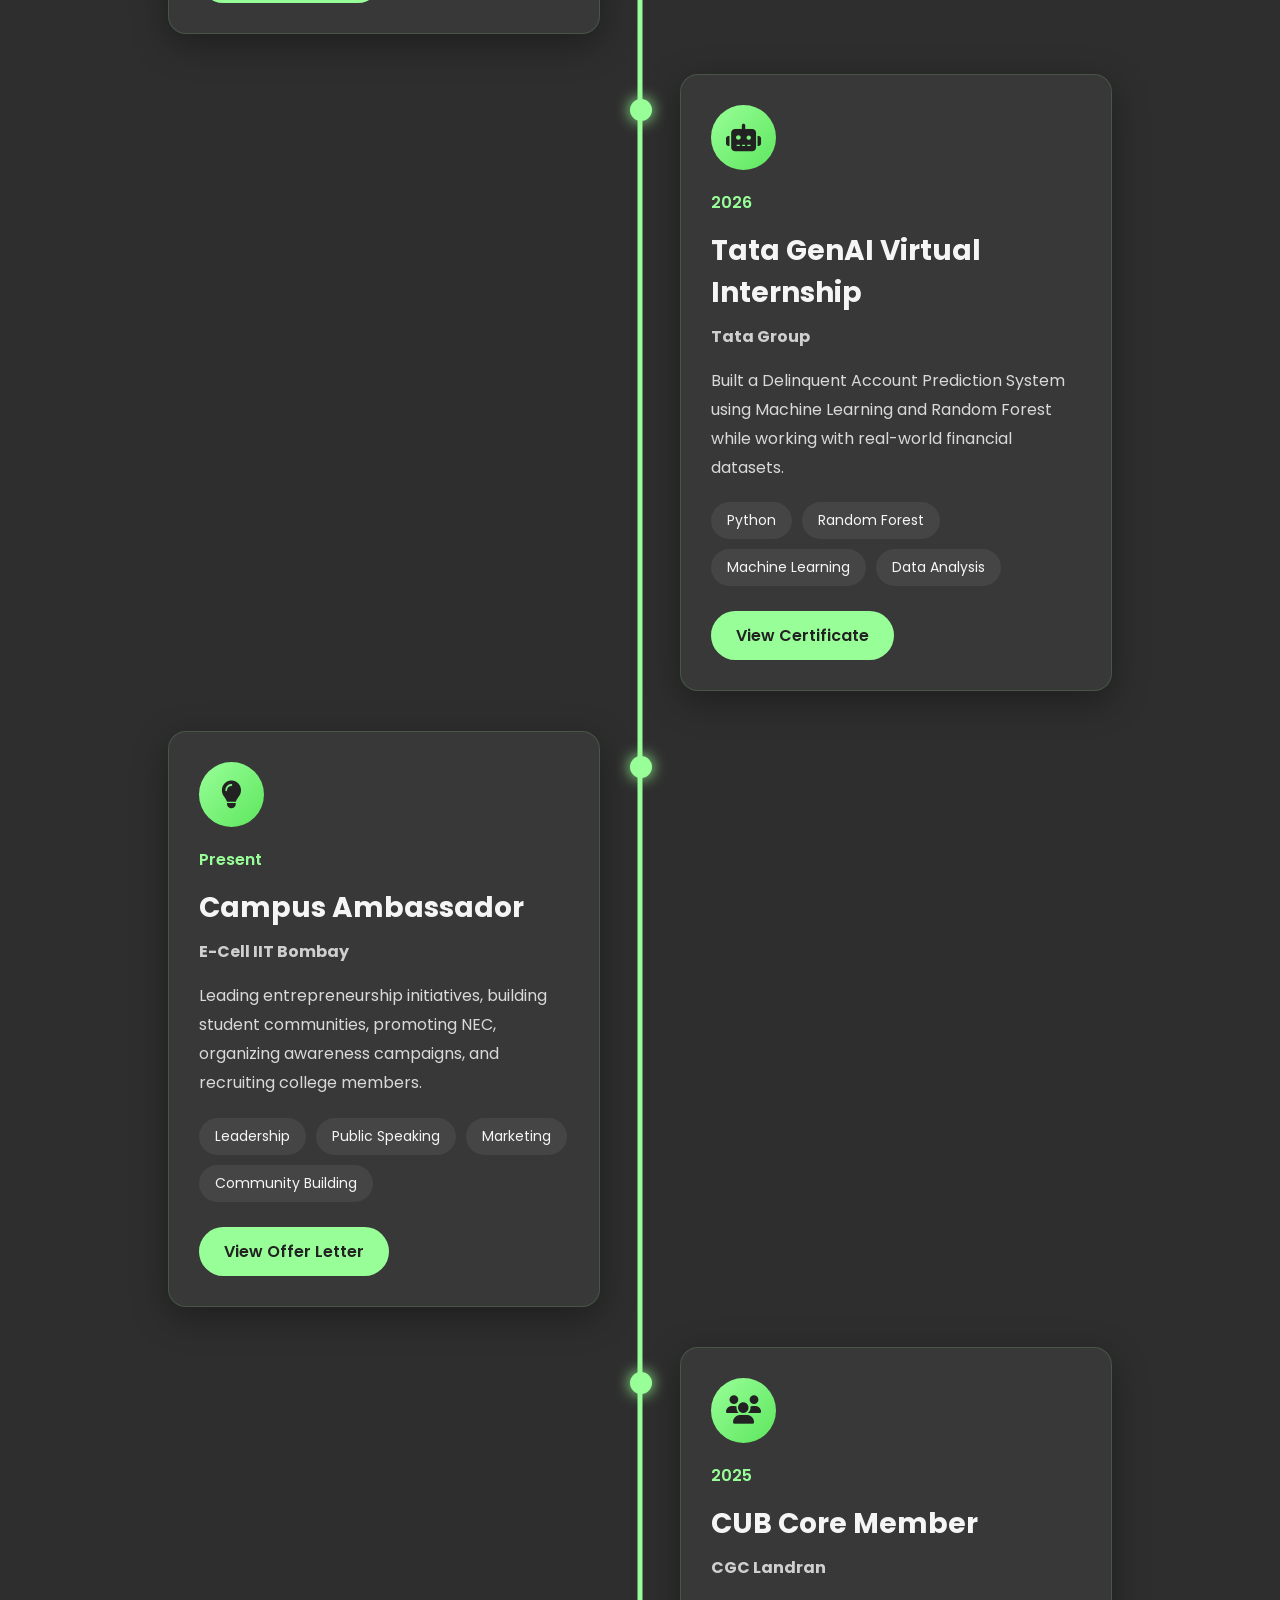
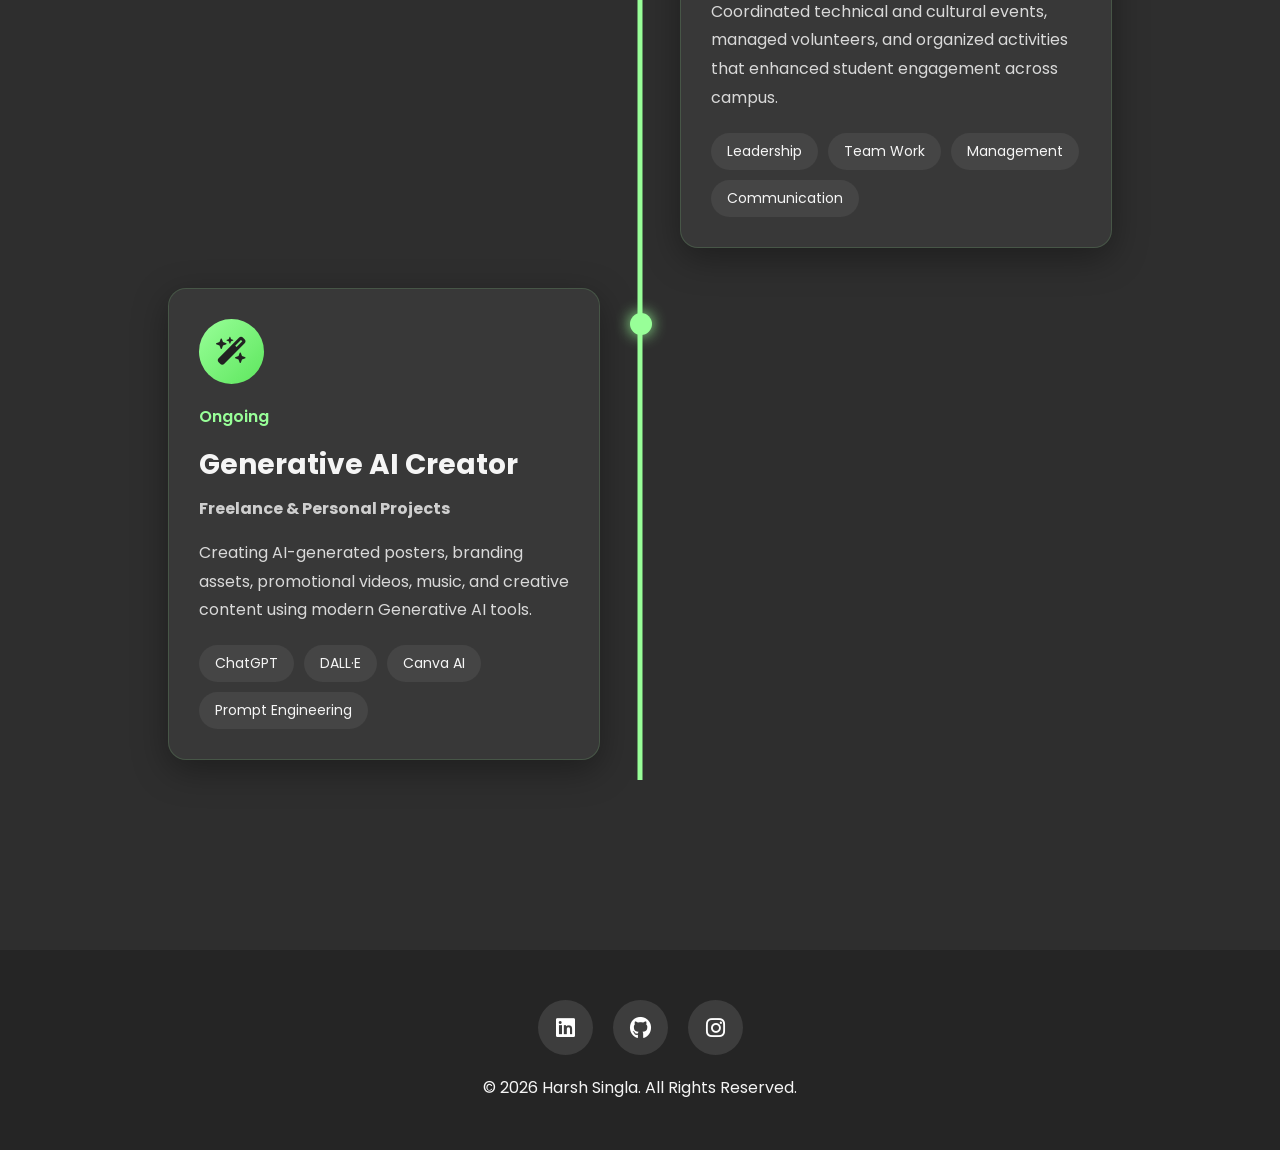
<file: expereince.html>
<!DOCTYPE html>
<html lang="en">

<head>
    <meta charset="UTF-8">
    <meta name="viewport" content="width=device-width, initial-scale=1.0">
    <title>Experience | Harsh Singla</title>

    <!-- Font Awesome -->
    <link rel="stylesheet"
        href="https://cdnjs.cloudflare.com/ajax/libs/font-awesome/6.4.0/css/all.min.css">

    <!-- Google Font -->
    <link href="https://fonts.googleapis.com/css2?family=Poppins:wght@300;400;500;600;700&display=swap"
        rel="stylesheet">

    <!-- CSS -->
    <link rel="stylesheet" href="experience.css">
</head>

<body>

    <!-- ================= NAVBAR ================= -->

    <header>
        <nav class="navbar">

            <a href="index.html" class="logo">
                Harsh Singla
            </a>

            <ul class="nav-links">

                <li><a href="index.html">Home</a></li>

                <li><a href="about.html">About</a></li>

                <li><a href="projects.html">Projects</a></li>

                <li><a href="experience.html" class="active">Experience</a></li>

                <li><a href="resume.html">Resume</a></li>

                <li><a href="contact.html">Contact</a></li>

            </ul>

        </nav>
    </header>

    <!-- ================= HERO ================= -->

    <section class="hero">

        <div class="hero-content">

            <h1>Experience & Leadership</h1>

            <p>
                My journey in Artificial Intelligence, Machine Learning,
                leadership, internships, and innovation.
            </p>

        </div>

    </section>

    <section class="stats-section">

    <div class="stat-card">

        <h2>6+</h2>

        <p>AI Projects</p>

    </div>

    <div class="stat-card">

        <h2>2</h2>

        <p>Internships</p>

    </div>

    <div class="stat-card">

        <h2>5+</h2>

        <p>Leadership Roles</p>

    </div>

    <div class="stat-card">

        <h2>15+</h2>

        <p>AI Tools Used</p>

    </div>

</section>

    <!-- ================= TIMELINE ================= -->

    <section class="timeline-section">

        <h2 class="section-title">
            Professional Journey
        </h2>

        <div class="timeline">

            <!-- CARD 1 -->

            <div class="timeline-item left">

                <div class="timeline-content">

                    <div class="icon">
                        <i class="fas fa-briefcase"></i>
                    </div>

                    <span class="date">
                        2026
                    </span>

                    <h3>
                        ML Engineer Intern
                    </h3>

                    <h4>
                        LBM Solution Pvt. Ltd.
                    </h4>

                    <p>

                        Completed a 45-day internship focused on Machine Learning,
                        model development, data preprocessing, deployment,
                        and real-world AI applications.

                    </p>

                    <div class="tags">

                        <span>Python</span>

                        <span>Flask</span>

                        <span>Scikit-learn</span>

                        <span>Pandas</span>

                        <span>Machine Learning</span>

                    </div>

                    <a href="image/LBM.png" class="certificate-btn">
                        View Certificate
                    </a>

                </div>

                

            </div>

            <!-- CARD 2 -->

            <div class="timeline-item right">

                <div class="timeline-content">

                    <div class="icon">
                        <i class="fas fa-robot"></i>
                    </div>

                    <span class="date">
                        2026
                    </span>

                    <h3>
                        Tata GenAI Virtual Internship
                    </h3>

                    <h4>
                        Tata Group
                    </h4>

                    <p>

                        Built a Delinquent Account Prediction System using
                        Machine Learning and Random Forest while working with
                        real-world financial datasets.

                    </p>

                    <div class="tags">

                        <span>Python</span>

                        <span>Random Forest</span>

                        <span>Machine Learning</span>

                        <span>Data Analysis</span>

                    </div>

                    <a href="image/tata.png" class="certificate-btn">
                        View Certificate
                    </a>

                </div>

            </div>

            <!-- CARD 3 -->

            <div class="timeline-item left">

                <div class="timeline-content">

                    <div class="icon">
                        <i class="fas fa-lightbulb"></i>
                    </div>

                    <span class="date">

                        Present

                    </span>

                    <h3>

                        Campus Ambassador

                    </h3>

                    <h4>

                        E-Cell IIT Bombay

                    </h4>

                    <p>

                        Leading entrepreneurship initiatives,
                        building student communities,
                        promoting NEC,
                        organizing awareness campaigns,
                        and recruiting college members.

                    </p>

                    <div class="tags">

                        <span>Leadership</span>

                        <span>Public Speaking</span>

                        <span>Marketing</span>

                        <span>Community Building</span>

                    </div>

                    <a href="image/Campus-ambasodor.png" class="certificate-btn">
    View Offer Letter
</a>

                </div>

            </div>

            <!-- CARD 4 -->

            <div class="timeline-item right">

                <div class="timeline-content">

                    <div class="icon">
                        <i class="fas fa-users"></i>
                    </div>

                    <span class="date">

                        2025

                    </span>

                    <h3>

                        CUB Core Member

                    </h3>

                    <h4>

                        CGC Landran

                    </h4>

                    <p>

                        Coordinated technical and cultural events,
                        managed volunteers,
                        and organized activities that
                        enhanced student engagement across campus.

                    </p>

                    <div class="tags">

                        <span>Leadership</span>

                        <span>Team Work</span>

                        <span>Management</span>

                        <span>Communication</span>

                    </div>

                </div>

            </div>

            <!-- CARD 5 -->

            <div class="timeline-item left">

                <div class="timeline-content">

                    <div class="icon">
                        <i class="fas fa-wand-magic-sparkles"></i>
                    </div>

                    <span class="date">

                        Ongoing

                    </span>

                    <h3>

                        Generative AI Creator

                    </h3>

                    <h4>

                        Freelance & Personal Projects

                    </h4>

                    <p>

                        Creating AI-generated posters,
                        branding assets,
                        promotional videos,
                        music,
                        and creative content
                        using modern Generative AI tools.

                    </p>

                    <div class="tags">

                        <span>ChatGPT</span>

                        <span>DALL·E</span>

                        <span>Canva AI</span>

                        <span>Prompt Engineering</span>

                    </div>

                </div>

            </div>

        </div>

    </section>

    <!-- ================= FOOTER ================= -->

    <footer>

        <div class="social-links">

            <a href="https://www.linkedin.com/in/harsh-singla-02683832a">
                <i class="fab fa-linkedin"></i>
            </a>

            <a href="https://github.com/harsh-singla09">
                <i class="fab fa-github"></i>
            </a>

            <a href="https://www.instagram.com/the.harshsingla/">
                <i class="fab fa-instagram"></i>
            </a>

        </div>

        <p>

            © 2026 Harsh Singla. All Rights Reserved.

        </p>

    </footer>

    <!-- BACK TO TOP -->

    <a href="#" class="back-to-top">

        <i class="fas fa-arrow-up"></i>

    </a>

    <!-- JS -->

    <script src="experience.js"></script>

</body>

</html>
</file>
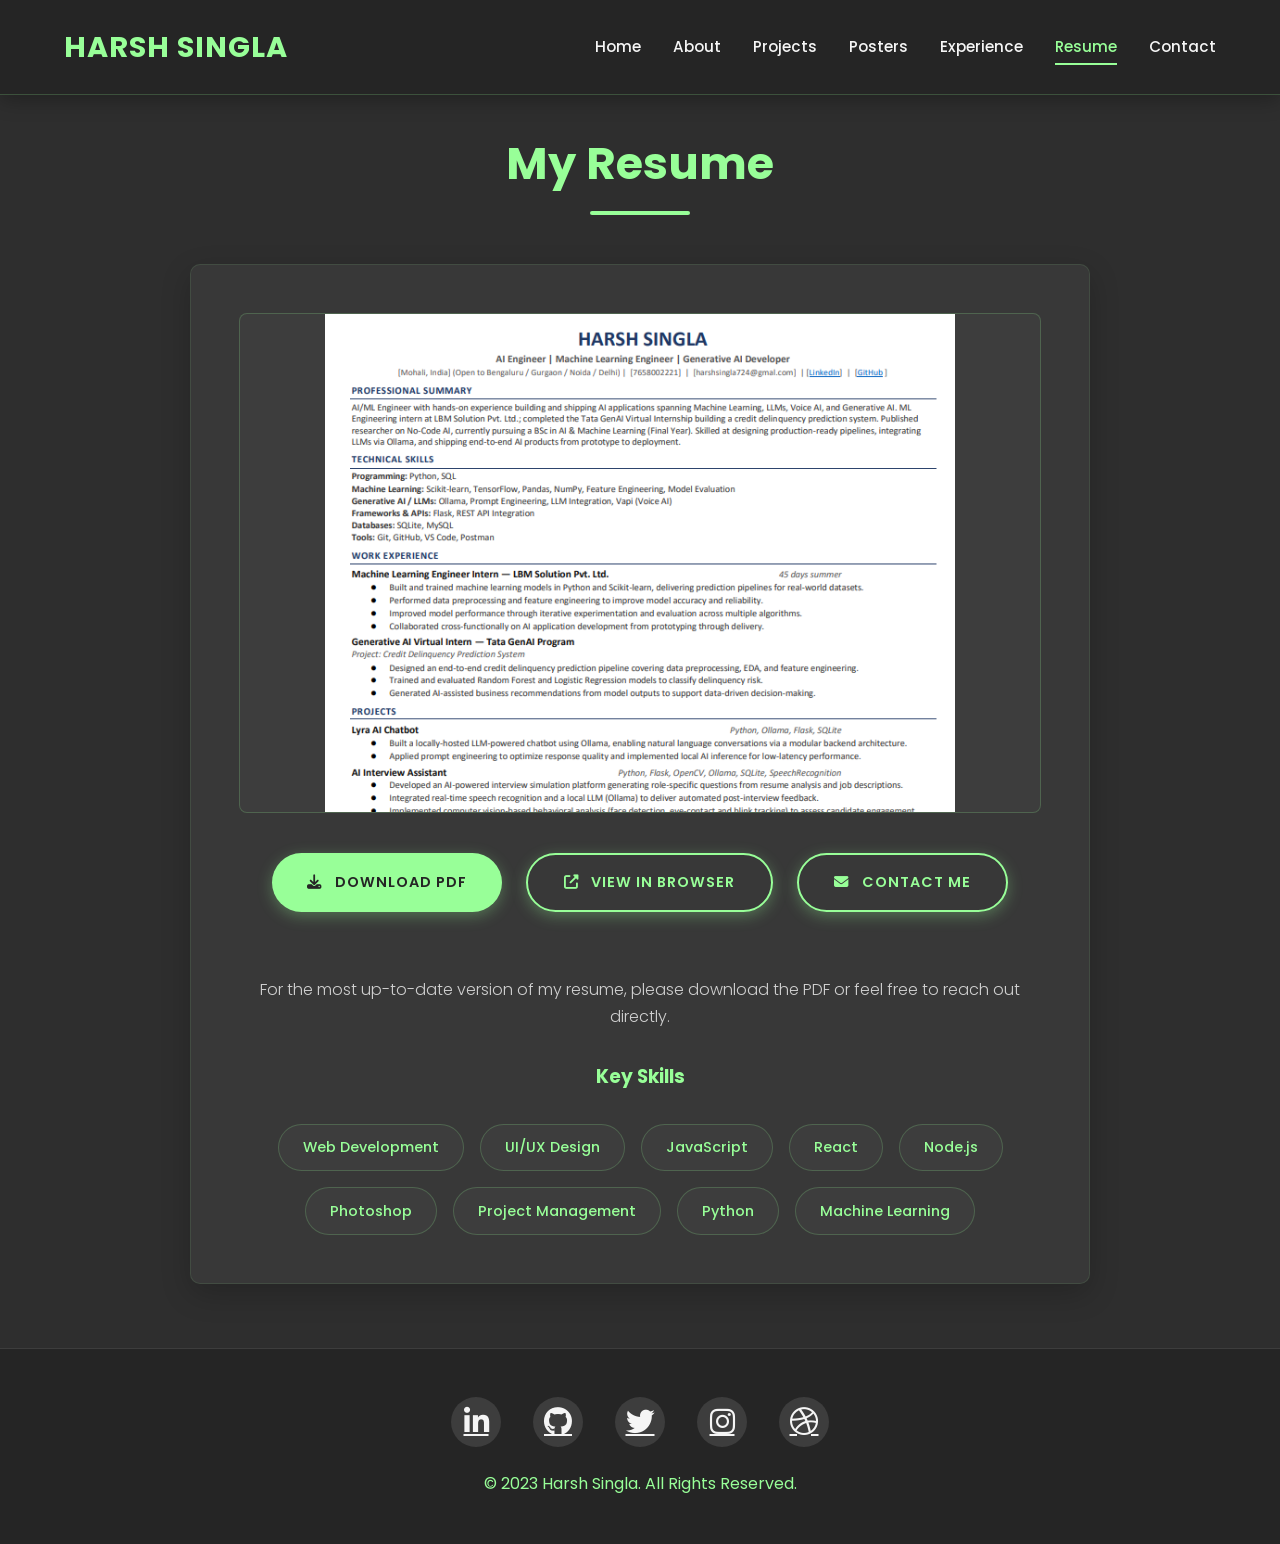
<file: resume.html>
<!DOCTYPE html>
<html lang="en">
<head>
  <meta charset="UTF-8" />
  <meta name="viewport" content="width=device-width, initial-scale=1.0" />
  <title>Resume | Harsh Singla</title>
  <link rel="stylesheet" href="https://cdnjs.cloudflare.com/ajax/libs/font-awesome/6.4.0/css/all.min.css" />
  <link href="https://fonts.googleapis.com/css2?family=Poppins:wght@300;400;600;700&display=swap" rel="stylesheet" />
  <style>
    :root {
      --primary: #98FF98; /* Mint green accent */
      --primary-dark: #7AD07A; /* Darker mint */
      --dark: #2E2E2E; /* Dark gray background */
      --darker: #252525; /* Slightly darker for contrast */
      --light: #F5F5F5; /* Off-white text */
      --gray: #3D3D3D; /* Medium gray for elements */
      --card-bg: #383838; /* Card background */
    }
    
    * {
      margin: 0;
      padding: 0;
      box-sizing: border-box;
    }

    body {
      font-family: 'Poppins', sans-serif;
      background-color: var(--dark);
      color: var(--light);
      line-height: 1.6;
    }

    /* Navbar */
    .navbar {
      display: flex;
      justify-content: space-between;
      align-items: center;
      background-color: var(--darker);
      padding: 1.5rem 5%;
      position: fixed;
      width: 100%;
      top: 0;
      z-index: 1000;
      box-shadow: 0 4px 20px rgba(0,0,0,0.3);
      border-bottom: 1px solid rgba(152, 255, 152, 0.2);
    }

    .logo {
      color: var(--primary);
      font-size: 1.8rem;
      font-weight: 700;
      letter-spacing: 1px;
      text-transform: uppercase;
      transition: all 0.3s ease;
      text-decoration: none;
    }

    .logo:hover {
      transform: scale(1.05);
      text-shadow: 0 0 15px rgba(152, 255, 152, 0.5);
    }

    .nav-links {
      list-style: none;
      display: flex;
      gap: 2rem;
    }

    .nav-links li a {
      color: var(--light);
      text-decoration: none;
      font-weight: 500;
      padding: 0.5rem 0;
      position: relative;
      transition: all 0.3s ease;
      font-size: 0.95rem;
    }
    
    .nav-links li a:hover,
    .nav-links li a.active {
      color: var(--primary);
    }

    .nav-links li a::after {
      content: '';
      position: absolute;
      width: 0;
      height: 2px;
      bottom: 0;
      left: 0;
      background-color: var(--primary);
      transition: width 0.3s;
    }

    .nav-links li a:hover::after,
    .nav-links li a.active::after {
      width: 100%;
    }

    /* Main Content */
    .section {
      padding: 8rem 10% 4rem;
    }

    .section-title {
      text-align: center;
      font-size: 2.8rem;
      margin-bottom: 4rem;
      color: var(--primary);
      position: relative;
      opacity: 0;
      transform: translateY(20px);
      transition: all 0.8s;
      font-weight: 700;
    }

    .section-title.show {
      opacity: 1;
      transform: translateY(0);
    }

    .section-title::after {
      content: '';
      position: absolute;
      width: 100px;
      height: 4px;
      background-color: var(--primary);
      bottom: -15px;
      left: 50%;
      transform: translateX(-50%);
      border-radius: 2px;
    }

    /* Resume Content */
    .resume-container {
      display: flex;
      flex-direction: column;
      align-items: center;
      max-width: 900px;
      margin: 0 auto;
      background: var(--card-bg);
      border-radius: 10px;
      padding: 3rem;
      box-shadow: 0 10px 30px rgba(0,0,0,0.2);
      opacity: 0;
      transform: translateY(20px);
      transition: all 0.8s;
      border: 1px solid rgba(152, 255, 152, 0.1);
    }

    .resume-container.show {
      opacity: 1;
      transform: translateY(0);
    }

    .resume-preview {
      width: 100%;
      height: 500px;
      background-color: var(--gray);
      border: 1px solid rgba(152, 255, 152, 0.2);
      margin-bottom: 2.5rem;
      display: flex;
      justify-content: center;
      align-items: center;
      position: relative;
      overflow: hidden;
      border-radius: 8px;
      transition: all 0.3s;
    }

    .resume-preview:hover {
      border-color: rgba(152, 255, 152, 0.4);
      box-shadow: 0 5px 20px rgba(152, 255, 152, 0.1);
    }

    .resume-preview img {
      width: 100%;
      height: 100%;
      object-fit: contain;
      transition: transform 0.5s;
    }

    .resume-preview:hover img {
      transform: scale(1.02);
    }

    .resume-actions {
      display: flex;
      gap: 1.5rem;
      flex-wrap: wrap;
      justify-content: center;
      margin-bottom: 2rem;
    }

    .btn {
      display: inline-flex;
      align-items: center;
      gap: 0.8rem;
      padding: 1rem 2.2rem;
      background-color: var(--primary);
      color: var(--darker);
      text-decoration: none;
      border-radius: 50px;
      transition: all 0.3s;
      border: none;
      font-weight: 600;
      text-transform: uppercase;
      letter-spacing: 1px;
      font-size: 0.9rem;
      box-shadow: 0 4px 15px rgba(152, 255, 152, 0.3);
    }

    .btn:hover {
      background-color: var(--primary-dark);
      transform: translateY(-3px);
      box-shadow: 0 8px 25px rgba(152, 255, 152, 0.4);
    }

    .btn-outline {
      background-color: transparent;
      color: var(--primary);
      border: 2px solid var(--primary);
    }

    .btn-outline:hover {
      background-color: rgba(152, 255, 152, 0.1);
      color: var(--primary);
    }

    .resume-details {
      width: 100%;
      margin-top: 2rem;
      text-align: center;
    }

    .resume-details p {
      color: rgba(245,245,245,0.8);
      line-height: 1.7;
      margin-bottom: 2rem;
      font-weight: 300;
    }

    .skills-list {
      display: flex;
      flex-wrap: wrap;
      justify-content: center;
      gap: 1rem;
      margin-top: 2rem;
    }

    .skill-tag {
      background-color: var(--gray);
      color: var(--primary);
      padding: 0.7rem 1.5rem;
      border-radius: 50px;
      font-size: 0.9rem;
      font-weight: 500;
      transition: all 0.3s;
      border: 1px solid rgba(152, 255, 152, 0.2);
    }

    .skill-tag:hover {
      background-color: rgba(152, 255, 152, 0.1);
      transform: translateY(-3px);
      box-shadow: 0 4px 10px rgba(152, 255, 152, 0.1);
    }

    /* Footer */
    footer {
      text-align: center;
      padding: 3rem;
      background-color: var(--darker);
      color: var(--light);
      border-top: 1px solid var(--gray);
    }

    .social-links {
      display: flex;
      justify-content: center;
      gap: 2rem;
      margin-bottom: 1.5rem;
    }

    .social-links a {
      color: var(--light);
      font-size: 1.8rem;
      transition: all 0.3s;
      width: 50px;
      height: 50px;
      border-radius: 50%;
      display: flex;
      align-items: center;
      justify-content: center;
      background-color: var(--gray);
    }

    .social-links a:hover {
      color: var(--darker);
      transform: translateY(-5px) scale(1.1);
      background-color: var(--primary);
    }

    /* Back to Top Button */
    .back-to-top {
      position: fixed;
      bottom: 30px;
      right: 30px;
      width: 60px;
      height: 60px;
      background-color: var(--primary);
      color: var(--darker);
      border-radius: 50%;
      display: flex;
      justify-content: center;
      align-items: center;
      text-decoration: none;
      opacity: 0;
      visibility: hidden;
      transition: all 0.3s;
      z-index: 999;
      box-shadow: 0 4px 20px rgba(152, 255, 152, 0.3);
      font-size: 1.5rem;
    }

    .back-to-top.visible {
      opacity: 1;
      visibility: visible;
    }

    .back-to-top:hover {
      background-color: var(--primary-dark);
      transform: translateY(-5px) scale(1.1);
    }

    /* Responsive */
    @media (max-width: 992px) {
      .section {
        padding: 7rem 5% 3rem;
      }
      
      .nav-links {
        gap: 1.5rem;
      }
      
      .resume-preview {
        height: 400px;
      }
    }

    @media (max-width: 768px) {
      .section {
        padding: 6rem 5% 2rem;
      }
      
      .resume-container {
        padding: 2rem;
      }
      
      .resume-actions {
        flex-direction: column;
        width: 100%;
      }
      
      .btn {
        width: 100%;
        justify-content: center;
      }
      
      .nav-links {
        gap: 1rem;
        font-size: 0.9rem;
      }

      .logo {
        font-size: 1.5rem;
      }

      .section-title {
        font-size: 2.2rem;
      }
    }

    @media (max-width: 576px) {
      .navbar {
        flex-direction: column;
        padding: 1rem;
      }

      .nav-links {
        margin-top: 1rem;
      }

      .section-title {
        font-size: 1.8rem;
        margin-bottom: 3rem;
      }

      .resume-preview {
        height: 300px;
      }

      .skill-tag {
        padding: 0.5rem 1.2rem;
        font-size: 0.8rem;
      }
    }
  </style>
</head>
<body>
  <header>
    <nav class="navbar">
      <a href="index.html" class="logo">Harsh Singla</a>
      <ul class="nav-links">
        <li><a href="index.html">Home</a></li>
        <li><a href="about.html">About</a></li>
        <li><a href="projects.html">Projects</a></li>
        <li><a href="posters.html">Posters</a></li>
        <li><a href="expereince.html">Experience</a></li>
        <li><a href="resume.html" class="active">Resume</a></li>
        <li><a href="contact.html">Contact</a></li>
      </ul>
    </nav>
  </header>

  <main>
    <section class="section resume">
      <h2 class="section-title">My Resume</h2>
      
      <div class="resume-container">
        <div class="resume-preview">
          <img src="image/resume.png" alt="Resume Preview">
        </div>
        
        <div class="resume-actions">
          <a href="image/harsh-resume.pdf" class="btn" target="_blank" download>
            <i class="fas fa-download"></i> Download PDF
          </a>
          <a href="image/harsh-resume.pdf" class="btn btn-outline" target="_blank">
            <i class="fas fa-external-link-alt"></i> View in Browser
          </a>
          <a href="contact.html" class="btn btn-outline">
            <i class="fas fa-envelope"></i> Contact Me
          </a>
        </div>
        
        <div class="resume-details">
          <p>For the most up-to-date version of my resume, please download the PDF or feel free to reach out directly.</p>
          
          <h3 style="color: var(--primary); margin-bottom: 1.5rem;">Key Skills</h3>
          <div class="skills-list">
            <span class="skill-tag">Web Development</span>
            <span class="skill-tag">UI/UX Design</span>
            <span class="skill-tag">JavaScript</span>
            <span class="skill-tag">React</span>
            <span class="skill-tag">Node.js</span>
            <span class="skill-tag">Photoshop</span>
            <span class="skill-tag">Project Management</span>
            <span class="skill-tag">Python</span>
            <span class="skill-tag">Machine Learning</span>
          </div>
        </div>
      </div>
    </section>
  </main>

  <footer>
    <div class="social-links">
      <a href="https://www.linkedin.com/in/harsh-singla-02683832a?utm_source=share&utm_campaign=share_via&utm_content=profile&utm_medium=android_app" aria-label="LinkedIn"><i class="fab fa-linkedin-in"></i></a>
      <a href="https://github.com/harsh-singla09" aria-label="GitHub"><i class="fab fa-github"></i></a>
      <a href="#" aria-label="Twitter"><i class="fab fa-twitter"></i></a>
      <a href="https://www.instagram.com/the.harshsingla/" aria-label="Instagram"><i class="fab fa-instagram"></i></a>
      <a href="https://www.behance.net/harshsingla6" aria-label="Dribbble"><i class="fab fa-dribbble"></i></a>
    </div>
    <p style="margin-top: 1.5rem; color: var(--primary);">&copy; 2023 Harsh Singla. All Rights Reserved.</p>
  </footer>

  <a href="#" class="back-to-top"><i class="fas fa-arrow-up"></i></a>

  <script>
    // Scroll animations
    const animateOnScroll = () => {
      const elements = document.querySelectorAll('.section-title, .resume-container');
      
      elements.forEach(element => {
        const elementPosition = element.getBoundingClientRect().top;
        const screenPosition = window.innerHeight / 1.2;
        
        if (elementPosition < screenPosition) {
          element.classList.add('show');
        }
      });
    };

    // Run on load and scroll
    window.addEventListener('load', animateOnScroll);
    window.addEventListener('scroll', animateOnScroll);

    // Back to top button
    const backToTopButton = document.querySelector('.back-to-top');
    
    window.addEventListener('scroll', () => {
      if (window.pageYOffset > 300) {
        backToTopButton.classList.add('visible');
      } else {
        backToTopButton.classList.remove('visible');
      }
    });

    // Update active nav link
    document.querySelectorAll('.nav-links li a').forEach(link => {
      if (link.getAttribute('href') === 'resume.html') {
        link.classList.add('active');
      } else {
        link.classList.remove('active');
      }
    });
  </script>
</body>
</html>
</file>
<file: experience.css>
/* ===========================
   EXPERIENCE PAGE CSS
=========================== */

:root{
    --primary:#98FF98;
    --primary-dark:#7AD07A;

    --dark:#2E2E2E;
    --darker:#252525;
    --light:#F5F5F5;
    --gray:#3D3D3D;
    --card-bg:#383838;

    --shadow:0 10px 35px rgba(0,0,0,.35);
    --transition:.35s ease;
}

*{
    margin:0;
    padding:0;
    box-sizing:border-box;
}

html{
    scroll-behavior:smooth;
}

body{

    font-family:'Poppins',sans-serif;
    background:var(--dark);
    color:var(--light);
    overflow-x:hidden;

}

/* ===========================
 NAVBAR
=========================== */

.navbar{

    position:fixed;
    top:0;
    width:100%;

    display:flex;
    justify-content:space-between;
    align-items:center;

    padding:20px 8%;

    background:rgba(37,37,37,.95);

    backdrop-filter:blur(12px);

    z-index:999;

    box-shadow:0 5px 25px rgba(0,0,0,.25);

}

.logo{

    color:var(--primary);
    text-decoration:none;
    font-size:30px;
    font-weight:700;

}

.nav-links{

    list-style:none;

    display:flex;

    gap:35px;

}

.nav-links a{

    color:white;
    text-decoration:none;
    transition:.3s;

}

.nav-links a:hover,
.nav-links .active{

    color:var(--primary);

}

/* ===========================
 HERO
=========================== */

.hero{

    min-height:55vh;

    display:flex;
    align-items:center;
    justify-content:center;

    text-align:center;

    padding:120px 10% 60px;

    background:
    radial-gradient(circle at top,var(--primary-dark)0%,transparent 45%),
    var(--dark);

}

.hero h1{

    font-size:58px;

    color:var(--primary);

    margin-bottom:20px;

}

.hero p{

    max-width:750px;

    margin:auto;

    font-size:20px;

    color:#ddd;

    line-height:1.8;

}

/* ===========================
 SECTION
=========================== */

.timeline-section{

    padding:90px 10%;

}

.section-title{

    text-align:center;

    font-size:42px;

    color:var(--primary);

    margin-bottom:80px;

    position:relative;

}

.section-title::after{

    content:"";

    position:absolute;

    width:120px;

    height:4px;

    background:var(--primary);

    bottom:-15px;

    left:50%;

    transform:translateX(-50%);

}

/* ===========================
 TIMELINE
=========================== */

.timeline{

    position:relative;

    max-width:1300px;

    margin:auto;

}

.timeline::after{

    content:"";

    position:absolute;

    width:5px;

    background:var(--primary);

    top:0;

    bottom:0;

    left:50%;

    transform:translateX(-50%);

}

/* ===========================
 ITEM
=========================== */

.timeline-item{

    width:50%;

    padding:20px 40px;

    position:relative;

}

.left{

    left:0;

}

.right{

    left:50%;

}

.timeline-item::after{

    content:"";

    width:22px;

    height:22px;

    border-radius:50%;

    background:var(--primary);

    position:absolute;

    top:45px;

    right:-12px;

    box-shadow:0 0 15px var(--primary);

}

.right::after{

    left:-10px;

}

/* ===========================
 CARD
=========================== */

.timeline-content{

    background:var(--card-bg);

    border-radius:18px;

    padding:30px;

    border:1px solid rgba(152,255,152,.15);

    transition:var(--transition);

    box-shadow:var(--shadow);

}

.timeline-content:hover{

    transform:translateY(-8px);

    border-color:var(--primary);

    box-shadow:0 15px 40px rgba(152,255,152,.18);

}

/* ===========================
 ICON
=========================== */

.icon{

    width:65px;

    height:65px;

    border-radius:50%;

    display:flex;

    align-items:center;

    justify-content:center;

    background:linear-gradient(135deg,#98FF98,#5ee65e);

    color:#222;

    font-size:28px;

    margin-bottom:20px;

}

/* ===========================
 TEXT
=========================== */

.date{

    display:inline-block;

    margin-bottom:15px;

    color:var(--primary);

    font-weight:600;

}

.timeline-content h3{

    font-size:28px;

    margin-bottom:10px;

}

.timeline-content h4{

    color:#cfcfcf;

    margin-bottom:18px;

}

.timeline-content p{

    color:#d9d9d9;

    line-height:1.8;

    margin-bottom:20px;

}

/* ===========================
 TAGS
=========================== */

.tags{

    display:flex;

    flex-wrap:wrap;

    gap:10px;

}

.tags span{

    padding:8px 16px;

    background:#454545;

    border-radius:40px;

    font-size:14px;

    transition:.3s;

}

.tags span:hover{

    background:var(--primary);

    color:#222;

}

/* ===========================
 FOOTER
=========================== */

footer{

    padding:50px;

    text-align:center;

    background:var(--darker);

    margin-top:80px;

}

.social-links{

    display:flex;

    justify-content:center;

    gap:20px;

    margin-bottom:20px;

}

.social-links a{

    width:55px;

    height:55px;

    border-radius:50%;

    background:var(--gray);

    color:white;

    display:flex;

    justify-content:center;

    align-items:center;

    text-decoration:none;

    transition:.3s;

    font-size:22px;

}

.social-links a:hover{

    background:var(--primary);

    color:#222;

    transform:translateY(-6px);

}

/* ===========================
 BACK TO TOP
=========================== */

.back-to-top{

    position:fixed;

    right:25px;

    bottom:25px;

    width:60px;

    height:60px;

    border-radius:50%;

    background:var(--primary);

    color:#222;

    display:flex;

    justify-content:center;

    align-items:center;

    text-decoration:none;

    font-size:22px;

    transition:.3s;

}

.back-to-top:hover{

    transform:translateY(-6px);

}

/* ===========================
 RESPONSIVE
=========================== */

@media(max-width:900px){

.timeline::after{

left:25px;

}

.timeline-item{

width:100%;

left:0;

padding-left:70px;

padding-right:20px;

}

.timeline-item::after{

left:14px;

}

.hero h1{

font-size:42px;

}

.hero p{

font-size:18px;

}

}

@media(max-width:600px){

.hero{

padding-top:140px;

}

.hero h1{

font-size:34px;

}

.section-title{

font-size:32px;

}

.timeline-content{

padding:22px;

}

.timeline-content h3{

font-size:24px;

}

.logo{

font-size:22px;

}

.nav-links{

gap:15px;

font-size:14px;

}

}

.stats-section{

display:grid;

grid-template-columns:repeat(auto-fit,minmax(220px,1fr));

gap:30px;

padding:60px 10%;

}

.stat-card{

background:var(--card-bg);

padding:40px;

border-radius:18px;

text-align:center;

transition:.4s;

border:1px solid rgba(152,255,152,.15);

}

.stat-card:hover{

transform:translateY(-10px);

border-color:var(--primary);

}

.stat-card h2{

font-size:48px;

color:var(--primary);

margin-bottom:10px;

}

.stat-card p{

font-size:18px;

color:#ddd;

}

.certificate-btn{

display:inline-block;

margin-top:25px;

padding:12px 25px;

background:var(--primary);

color:#222;

text-decoration:none;

border-radius:30px;

font-weight:600;

transition:.3s;

}

.certificate-btn:hover{

transform:translateY(-3px);

}
</file>
